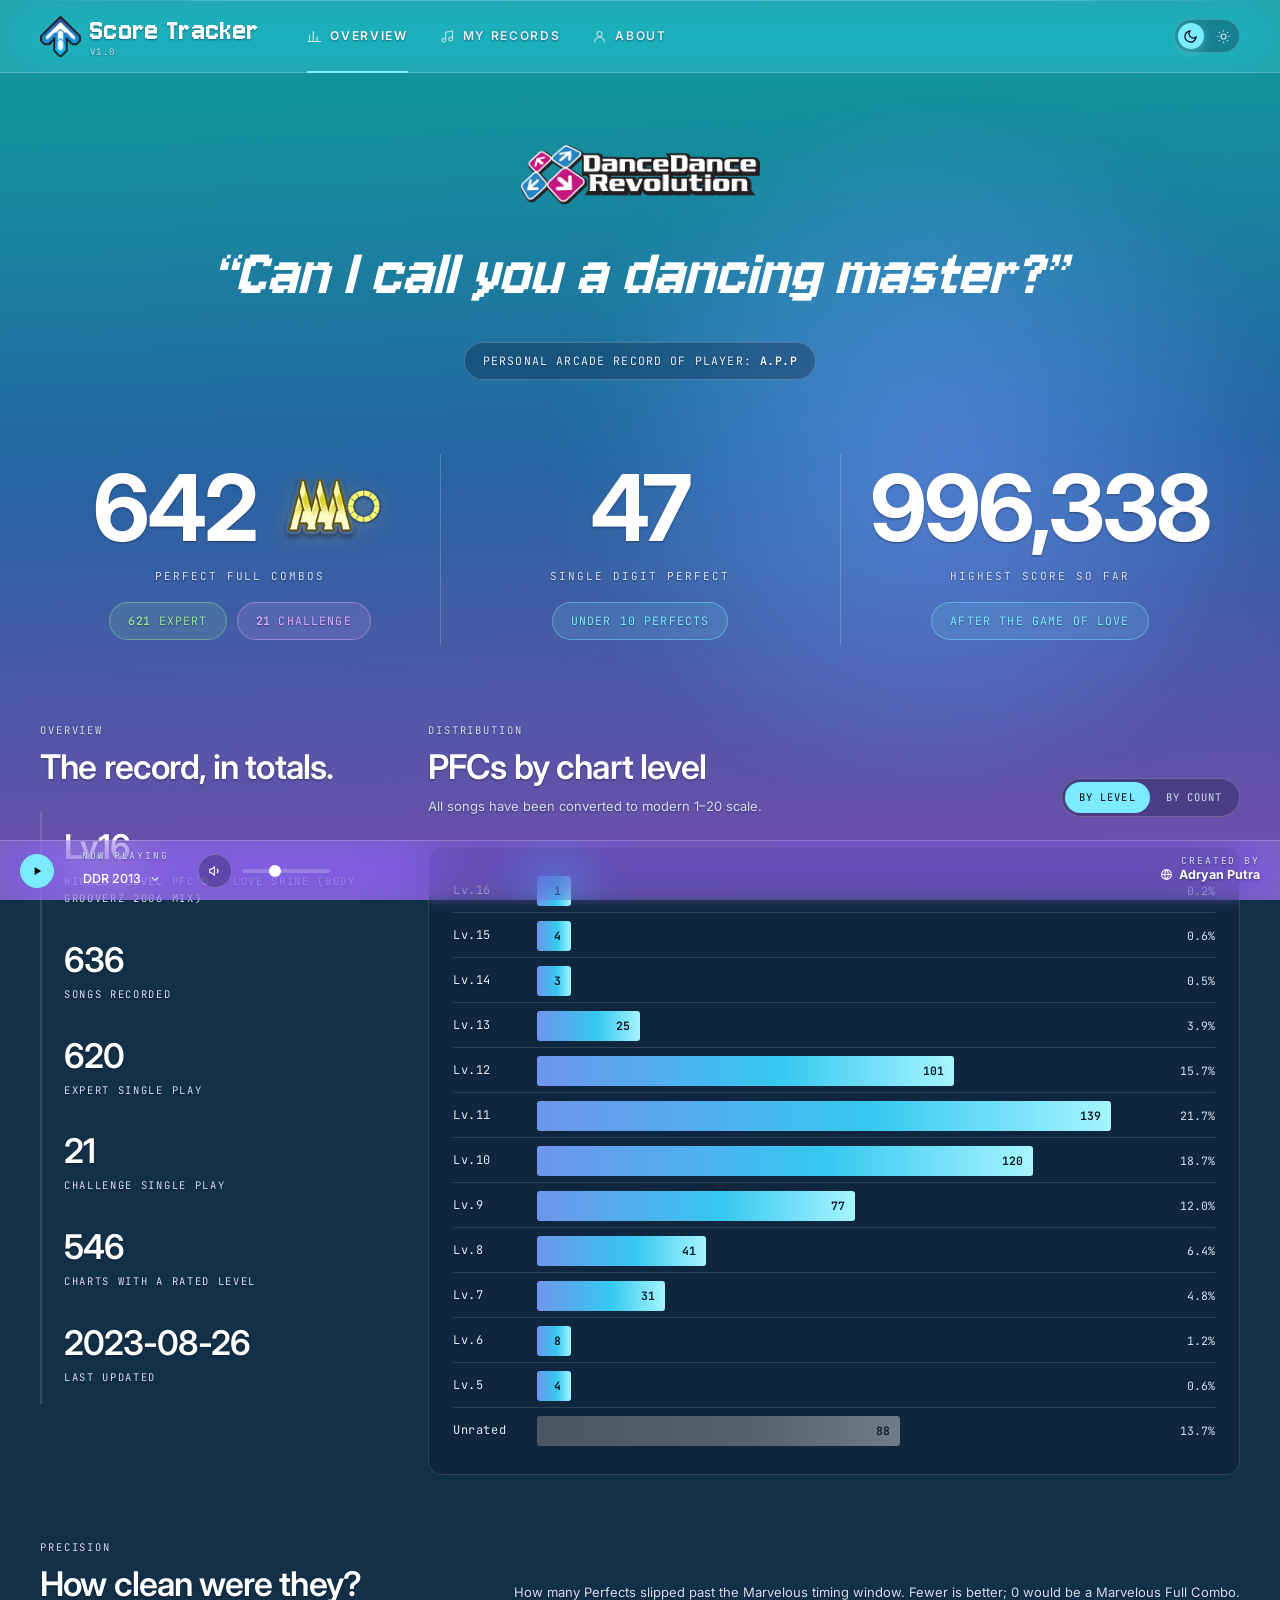
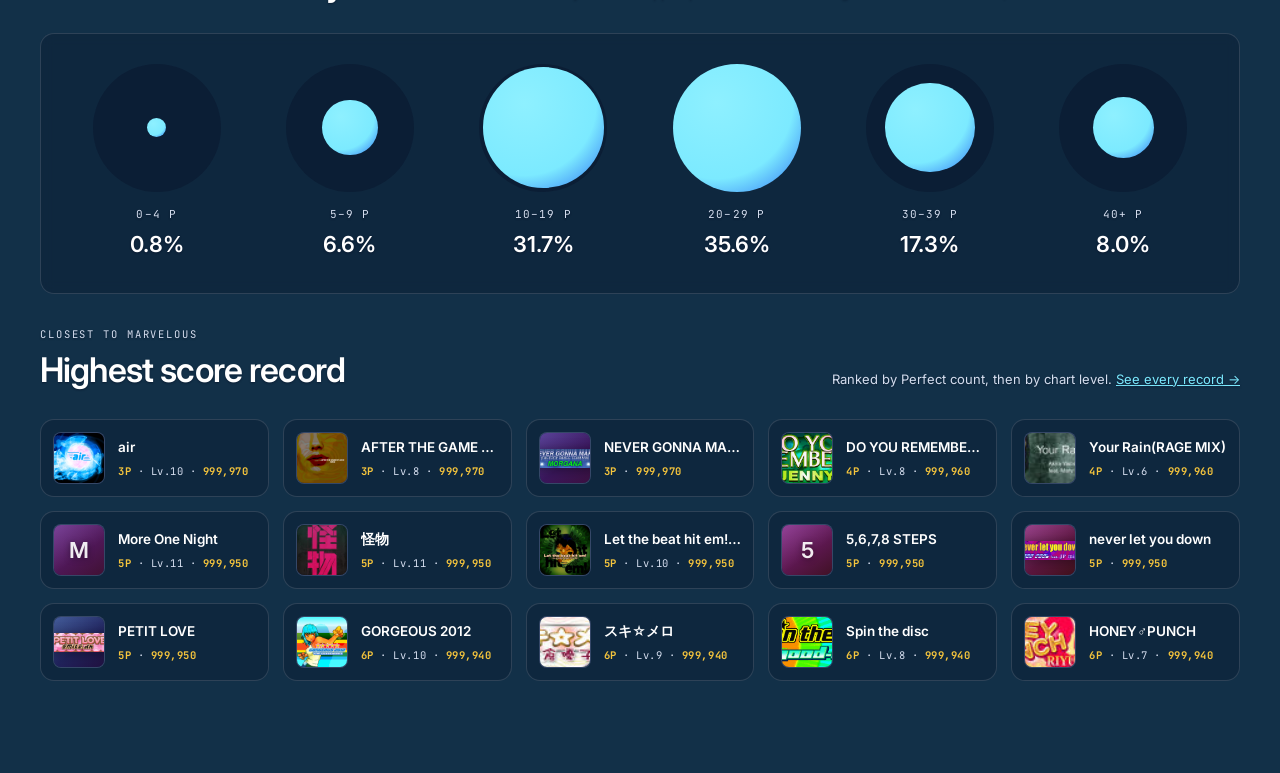
<file: index.html>
<!DOCTYPE html>
<html lang="en" data-theme="dark">
<head>
<meta charset="utf-8" />
<meta name="viewport" content="width=device-width, initial-scale=1" />
<title>DDR Score Tracker — Hall of Fame</title>
<meta name="description" content="A personal hall of fame for DanceDanceRevolution: every Perfect Full Combo on Expert and Challenge Single Play, scored, levelled and dated." />
<script>
  /* Theme and background palette are applied before first paint, so neither
     flashes the default on load. */
  try {
    var t = localStorage.getItem('ddr.theme');
    if (t) document.documentElement.dataset.theme = t;
    var p = localStorage.getItem('ddr.palette');
    if (p) document.documentElement.dataset.mix = p;
  } catch (e) {}
</script>
<link rel="preconnect" href="https://fonts.googleapis.com" />
<link rel="preconnect" href="https://fonts.gstatic.com" crossorigin />
<link href="https://fonts.googleapis.com/css2?family=Jersey+10&family=Inter:wght@400;500;600;700;800&family=JetBrains+Mono:wght@400;500;600&display=swap" rel="stylesheet" />
<link rel="stylesheet" href="assets/css/style.css?v=20260818230226" />
<link rel="icon" href="data:image/svg+xml,%3Csvg xmlns='http://www.w3.org/2000/svg' viewBox='0 0 32 32'%3E%3Crect width='32' height='32' rx='6' fill='%2306070c'/%3E%3Cpath d='M16 6l7 8h-4v6h-6v-6H9z' fill='%2349dcf5'/%3E%3C/svg%3E" />
</head>
<body data-page="home">
<a class="skip-link" href="#main">Skip to content</a>
<div class="glow" aria-hidden="true">
  <span class="glow__blob glow__blob--cyan"><i></i></span>
  <span class="glow__blob glow__blob--azure"><i></i></span>
  <span class="glow__blob glow__blob--violet"><i></i></span>
</div>

<!-- ===================== HEADER ===================== -->
<header class="header">
  <div class="wrap header__inner">
    <a class="logo" href="index.html" aria-label="DDR Score Tracker — home">
      <img class="logo__mark" src="assets/img/ddr-arrow.png" alt="" width="770" height="770" />
      <span class="logo__text">
        <span class="logo__word">Score Tracker</span>
        <span class="logo__ver" id="app-version"></span>
      </span>
    </a>

    <nav class="nav" aria-label="Primary">
      <a class="nav__link" href="index.html" aria-current="page">
        <svg viewBox="0 0 24 24" fill="none" stroke="currentColor" stroke-width="1.8" stroke-linecap="round" aria-hidden="true"><path d="M4 20V10M10 20V4M16 20v-7M22 20H2"/></svg>
        Overview
      </a>
      <a class="nav__link" href="records.html">
        <svg viewBox="0 0 24 24" fill="none" stroke="currentColor" stroke-width="1.8" aria-hidden="true"><path d="M9 18V5l11-2v13"/><circle cx="6" cy="18" r="3"/><circle cx="17" cy="16" r="3"/></svg>
        My Records
      </a>
      <a class="nav__link" href="about.html">
        <svg viewBox="0 0 24 24" fill="none" stroke="currentColor" stroke-width="1.8" aria-hidden="true"><circle cx="12" cy="8" r="4"/><path d="M4 21a8 8 0 0 1 16 0"/></svg>
        About
      </a>
    </nav>

    <div class="header__actions">
      <button class="theme-toggle" type="button" role="switch" aria-checked="false" aria-label="Toggle light theme">
        <svg class="theme-toggle__moon" viewBox="0 0 24 24" fill="none" stroke="currentColor" stroke-width="1.9" aria-hidden="true"><path d="M21 12.8A9 9 0 1 1 11.2 3a7 7 0 0 0 9.8 9.8Z"/></svg>
        <svg class="theme-toggle__sun" viewBox="0 0 24 24" fill="none" stroke="currentColor" stroke-width="1.9" aria-hidden="true"><circle cx="12" cy="12" r="4"/><path d="M12 2v2M12 20v2M4.9 4.9l1.4 1.4M17.7 17.7l1.4 1.4M2 12h2M20 12h2M4.9 19.1l1.4-1.4M17.7 6.3l1.4-1.4"/></svg>
        <span class="theme-toggle__knob"></span>
      </button>
      <button class="icon-btn nav-toggle" type="button" aria-label="Menu" aria-expanded="false">
        <svg viewBox="0 0 24 24" fill="none" stroke="currentColor" stroke-width="1.8" aria-hidden="true"><path d="M4 7h16M4 12h16M4 17h16"/></svg>
      </button>
    </div>
  </div>
</header>

<main id="main">

  <!-- ===================== HERO ===================== -->
  <section class="hero">
    <div class="wrap">
      <img class="hero__logo" src="assets/img/ddr-logo.png"
           alt="DanceDanceRevolution" width="1024" height="256" />

      <h1 class="hero__title">
        <button class="hero__sfx" type="button" id="sfx-title"
                data-tip="What the announcer says when you AAA a song on the older DDR mixes. Go on, press it.">
          “Can I call you<span class="hero__break"> </span>a dancing master?”
        </button>
      </h1>

      <div class="capsules">
        <span class="capsule">Personal arcade record of player: <strong>A.P.P</strong></span>
      </div>
      <div class="capsules" id="latest-wrap" hidden>
        <span class="capsule capsule--latest">
          <span class="capsule__label">Latest PFC</span>
          <strong id="latest-song"></strong>
        </span>
      </div>
    </div>

    <div class="wrap">
      <div class="metrics" id="metrics">
        <div class="metric">
          <span class="metric__value metric__value--mark">
            <span data-count="0" id="m-pfc">0</span>
            <img class="metric__mark" src="assets/img/aaa.png" alt="AAA rank" width="152" height="108" />
          </span>
          <span class="metric__label">Perfect Full Combos</span>
          <span class="capsules capsules--metric" id="m-pfc-split"></span>
        </div>
        <div class="metric">
          <span class="metric__value" data-count="0" id="m-sdp">0</span>
          <span class="metric__label">Single Digit Perfect</span>
          <span class="metric__note" id="m-sdp-note"></span>
        </div>
        <div class="metric">
          <span class="metric__value" data-count="0" id="m-best">0</span>
          <span class="metric__label">Highest Score so far</span>
          <span class="metric__note" id="m-best-note"></span>
        </div>
      </div>
    </div>
  </section>

  <audio id="sfx-audio" preload="none" src="assets/sfx/aaa-dancing-master.mp3"></audio>

  <!-- ===================== OVERVIEW RAIL + LEVEL BARS ===================== -->
  <section class="section">
    <div class="wrap rail-grid">

      <div>
        <p class="eyebrow">Overview</p>
        <h2 class="section__title">The record, in totals.</h2>
        <div class="rail" id="rail" style="margin-top:26px"></div>
      </div>

      <div>
        <div class="section__head">
          <div>
            <p class="eyebrow">Distribution</p>
            <h2 class="section__title">PFCs by chart level</h2>
            <p class="section__note" style="margin-top:10px">
              All songs have been converted to modern 1–20 scale.
            </p>
          </div>
          <div class="seg" role="group" aria-label="Sort chart">
            <button type="button" data-bars="level" aria-pressed="true">By level</button>
            <button type="button" data-bars="count" aria-pressed="false">By count</button>
          </div>
        </div>
        <div class="panel" style="padding:22px 24px">
          <div class="bars" id="level-bars"></div>
        </div>
      </div>

    </div>
  </section>

  <!-- ===================== PRECISION ===================== -->
  <section class="section">
    <div class="wrap">
      <div class="section__head">
        <div>
          <p class="eyebrow">Precision</p>
          <h2 class="section__title">How clean were they?</h2>
        </div>
        <p class="section__note">
          How many Perfects slipped past the Marvelous timing window. Fewer is
          better; 0 would be a Marvelous Full Combo.
        </p>
      </div>
      <div class="panel" style="padding:30px 26px">
        <div class="circles" id="precision"></div>
      </div>
    </div>
  </section>

  <!-- ===================== HALL OF FAME ===================== -->
  <section class="section" style="padding-top:0">
    <div class="wrap">
      <div class="section__head">
        <div>
          <p class="eyebrow">Closest to Marvelous</p>
          <h2 class="section__title">Highest score record</h2>
        </div>
        <p class="section__note">
          Ranked by Perfect count, then by chart level. <a href="records.html" style="color:var(--accent)">See every record →</a>
        </p>
      </div>
      <div class="hof" id="hof"></div>
    </div>
  </section>

</main>


<!-- ===================== MUSIC PLAYER ===================== -->
<!-- ===================== DETAIL DRAWER ===================== -->
<div class="drawer-scrim" id="scrim"></div>
<aside class="drawer" id="drawer" role="dialog" aria-modal="true" aria-labelledby="drawer-title" hidden>
  <button class="icon-btn drawer__close" type="button" id="drawer-close" aria-label="Close">
    <svg viewBox="0 0 24 24" fill="none" stroke="currentColor" stroke-width="1.8" aria-hidden="true"><path d="m6 6 12 12M18 6 6 18"/></svg>
  </button>
  <div id="drawer-body"></div>
</aside>

<div id="yt-host"></div>
<div class="player" role="region" aria-label="Background music">
  <button class="player__btn player__btn--play" type="button" aria-label="Play music">
    <svg class="player__icon--play" viewBox="0 0 24 24" fill="currentColor" aria-hidden="true"><path d="M8 5v14l11-7z"/></svg>
    <svg class="player__icon--pause" viewBox="0 0 24 24" fill="currentColor" aria-hidden="true"><path d="M6 5h4v14H6zM14 5h4v14h-4z"/></svg>
  </button>
  <div class="player__eq" aria-hidden="true"><i></i><i></i><i></i><i></i></div>
  <div class="player__meta">
    <div class="player__label">Now playing</div>
    <div class="mixpick" id="mixpick" data-open="false">
      <button class="mixpick__btn" type="button" aria-haspopup="listbox" aria-expanded="false" aria-label="Choose background mix">
        <span class="mixpick__value">—</span>
        <svg class="mixpick__caret" viewBox="0 0 24 24" fill="none" stroke="currentColor" stroke-width="2.2" aria-hidden="true"><path d="m6 9 6 6 6-6"/></svg>
      </button>
      <ul class="mixpick__menu" role="listbox" aria-label="Background mix" hidden></ul>
    </div>
  </div>
  <!-- Volume sits beside the mix picker: the bottom-right corner is the credit.
       On desktop the slider is inline; on mobile it hides in a popover behind
       the speaker button. -->
  <div class="player__vol" data-open="false">
    <button class="player__btn player__vol-toggle" type="button"
            aria-label="Volume" aria-expanded="false">
      <svg class="player__icon--sound" viewBox="0 0 24 24" fill="none" stroke="currentColor" stroke-width="1.8" aria-hidden="true"><path d="M11 5 6 9H3v6h3l5 4V5Z"/><path d="M15.5 8.5a5 5 0 0 1 0 7"/></svg>
      <svg class="player__icon--muted" viewBox="0 0 24 24" fill="none" stroke="currentColor" stroke-width="1.8" aria-hidden="true"><path d="M11 5 6 9H3v6h3l5 4V5Z"/><path d="m16 9 5 6M21 9l-5 6"/></svg>
    </button>
    <div class="player__vol-pop">
      <button class="player__btn player__btn--mute" type="button" aria-label="Mute">
      <svg class="player__icon--sound" viewBox="0 0 24 24" fill="none" stroke="currentColor" stroke-width="1.8" aria-hidden="true"><path d="M11 5 6 9H3v6h3l5 4V5Z"/><path d="M15.5 8.5a5 5 0 0 1 0 7"/></svg>
      <svg class="player__icon--muted" viewBox="0 0 24 24" fill="none" stroke="currentColor" stroke-width="1.8" aria-hidden="true"><path d="M11 5 6 9H3v6h3l5 4V5Z"/><path d="m16 9 5 6M21 9l-5 6"/></svg>
      </button>
      <input class="player__volume" type="range" min="0" max="100" value="35" aria-label="Volume" />
    </div>
  </div>

  <p class="player__credit">
    <span>Created by</span>
    <a href="https://adryanputra.com" target="_blank" rel="noopener noreferrer">
      <svg viewBox="0 0 24 24" fill="none" stroke="currentColor" stroke-width="1.9" aria-hidden="true"><circle cx="12" cy="12" r="9"/><path d="M3 12h18M12 3a15 15 0 0 1 0 18a15 15 0 0 1 0-18"/></svg>
      Adryan Putra</a>
  </p>
</div>

<script src="data/records.js?v=20260818230226"></script>
<script src="assets/js/app.js?v=20260818230226"></script>
<script src="assets/js/drawer.js?v=20260818230226"></script>
<script src="assets/js/home.js?v=20260818230226"></script>
</body>
</html>
</file>
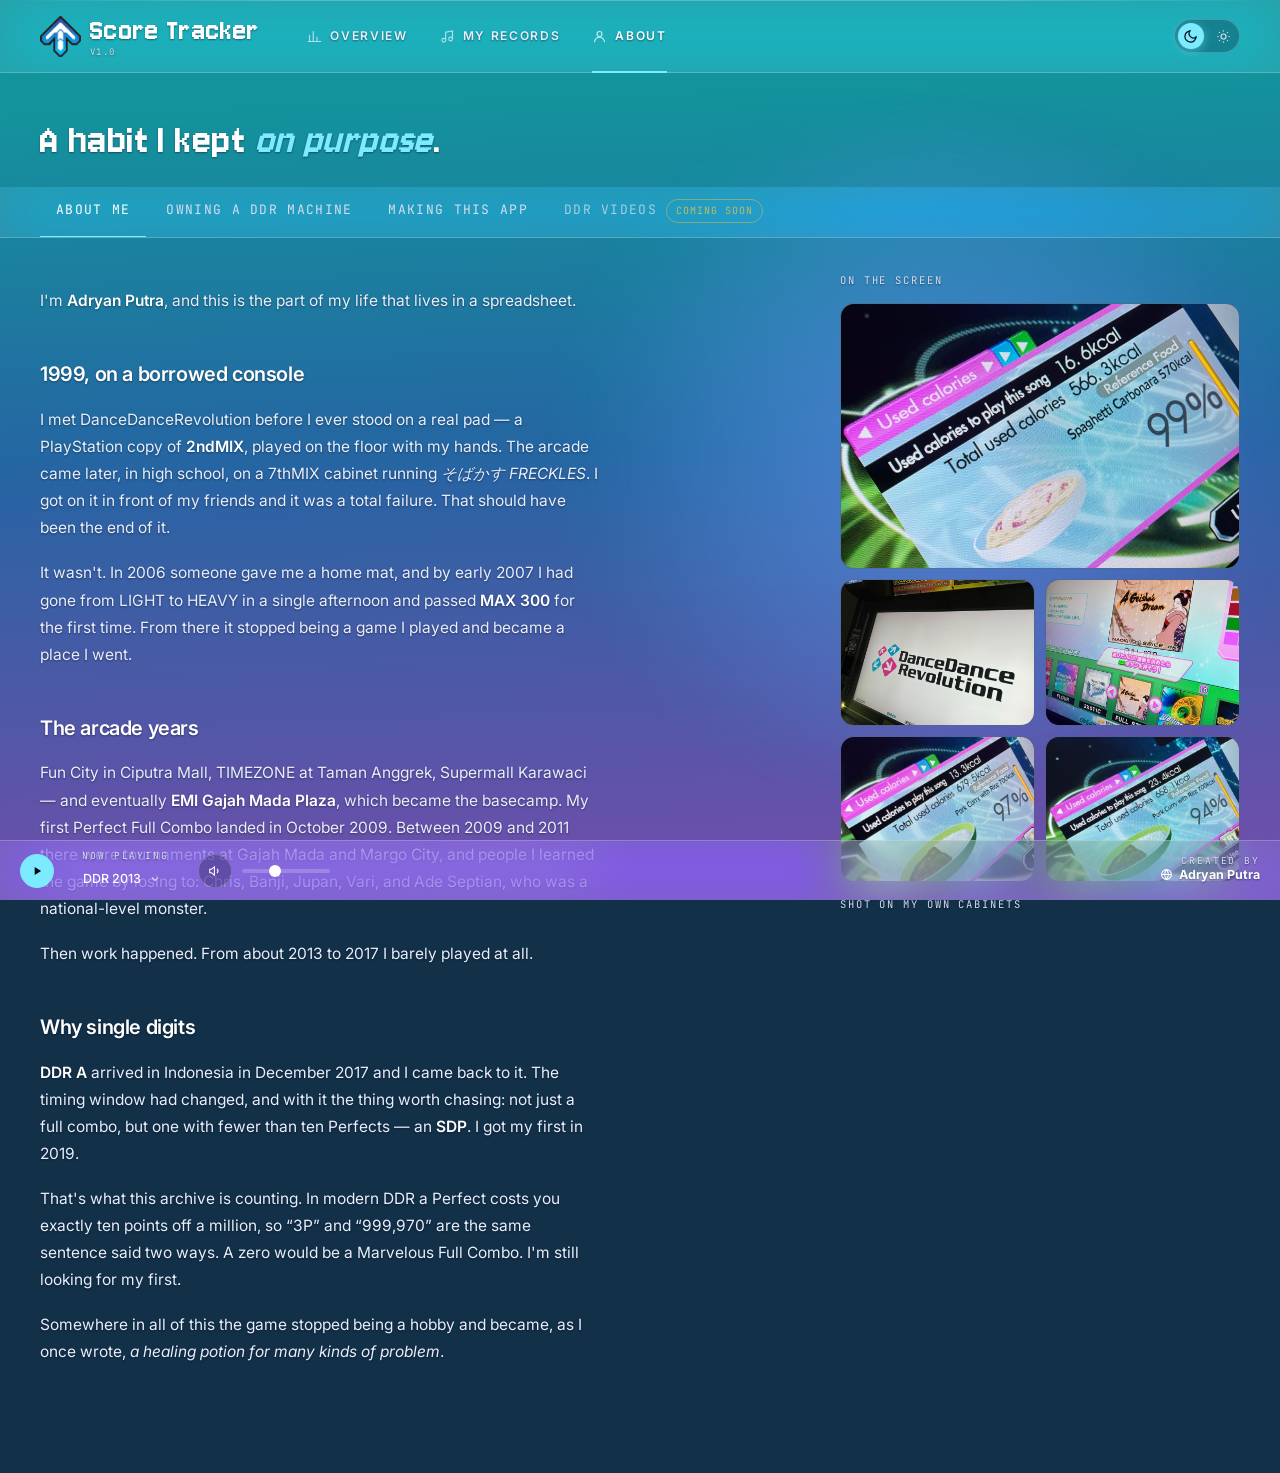
<file: about.html>
<!DOCTYPE html>
<html lang="en" data-theme="dark">
<head>
<meta charset="utf-8" />
<meta name="viewport" content="width=device-width, initial-scale=1" />
<title>About — DDR Score Tracker</title>
<meta name="description" content="Who is behind this DanceDanceRevolution hall of fame, how the records are kept, and how the scoring works." />
<script>
  /* Theme and background palette are applied before first paint, so neither
     flashes the default on load. */
  try {
    var t = localStorage.getItem('ddr.theme');
    if (t) document.documentElement.dataset.theme = t;
    var p = localStorage.getItem('ddr.palette');
    if (p) document.documentElement.dataset.mix = p;
  } catch (e) {}
</script>
<link rel="preconnect" href="https://fonts.googleapis.com" />
<link rel="preconnect" href="https://fonts.gstatic.com" crossorigin />
<link href="https://fonts.googleapis.com/css2?family=Jersey+10&family=Inter:wght@400;500;600;700;800&family=JetBrains+Mono:wght@400;500;600&display=swap" rel="stylesheet" />
<link rel="stylesheet" href="assets/css/style.css?v=20260818230226" />
<link rel="icon" href="data:image/svg+xml,%3Csvg xmlns='http://www.w3.org/2000/svg' viewBox='0 0 32 32'%3E%3Crect width='32' height='32' rx='6' fill='%2306070c'/%3E%3Cpath d='M16 6l7 8h-4v6h-6v-6H9z' fill='%2349dcf5'/%3E%3C/svg%3E" />
</head>
<body data-page="about">
<a class="skip-link" href="#main">Skip to content</a>
<div class="glow" aria-hidden="true">
  <span class="glow__blob glow__blob--cyan"><i></i></span>
  <span class="glow__blob glow__blob--azure"><i></i></span>
  <span class="glow__blob glow__blob--violet"><i></i></span>
</div>

<header class="header">
  <div class="wrap header__inner">
    <a class="logo" href="index.html" aria-label="DDR Score Tracker — home">
      <img class="logo__mark" src="assets/img/ddr-arrow.png" alt="" width="770" height="770" />
      <span class="logo__text">
        <span class="logo__word">Score Tracker</span>
        <span class="logo__ver" id="app-version"></span>
      </span>
    </a>

    <nav class="nav" aria-label="Primary">
      <a class="nav__link" href="index.html">
        <svg viewBox="0 0 24 24" fill="none" stroke="currentColor" stroke-width="1.8" stroke-linecap="round" aria-hidden="true"><path d="M4 20V10M10 20V4M16 20v-7M22 20H2"/></svg>
        Overview
      </a>
      <a class="nav__link" href="records.html">
        <svg viewBox="0 0 24 24" fill="none" stroke="currentColor" stroke-width="1.8" aria-hidden="true"><path d="M9 18V5l11-2v13"/><circle cx="6" cy="18" r="3"/><circle cx="17" cy="16" r="3"/></svg>
        My Records
      </a>
      <a class="nav__link" href="about.html" aria-current="page">
        <svg viewBox="0 0 24 24" fill="none" stroke="currentColor" stroke-width="1.8" aria-hidden="true"><circle cx="12" cy="8" r="4"/><path d="M4 21a8 8 0 0 1 16 0"/></svg>
        About
      </a>
    </nav>

    <div class="header__actions">
      <button class="theme-toggle" type="button" role="switch" aria-checked="false" aria-label="Toggle light theme">
        <svg class="theme-toggle__moon" viewBox="0 0 24 24" fill="none" stroke="currentColor" stroke-width="1.9" aria-hidden="true"><path d="M21 12.8A9 9 0 1 1 11.2 3a7 7 0 0 0 9.8 9.8Z"/></svg>
        <svg class="theme-toggle__sun" viewBox="0 0 24 24" fill="none" stroke="currentColor" stroke-width="1.9" aria-hidden="true"><circle cx="12" cy="12" r="4"/><path d="M12 2v2M12 20v2M4.9 4.9l1.4 1.4M17.7 17.7l1.4 1.4M2 12h2M20 12h2M4.9 19.1l1.4-1.4M17.7 6.3l1.4-1.4"/></svg>
        <span class="theme-toggle__knob"></span>
      </button>
      <button class="icon-btn nav-toggle" type="button" aria-label="Menu" aria-expanded="false">
        <svg viewBox="0 0 24 24" fill="none" stroke="currentColor" stroke-width="1.8" aria-hidden="true"><path d="M4 7h16M4 12h16M4 17h16"/></svg>
      </button>
    </div>
  </div>
</header>

<main id="main">

  <section class="hero hero--row">
    <div class="wrap">
      <h1 class="hero__title" style="font-size:clamp(28px,3.4vw,44px)">
        A habit I kept <em>on purpose</em>.
      </h1>
    </div>
  </section>

  <div class="tabs-bar">
   <div class="wrap">
    <div class="tabs" role="tablist" aria-label="About sections">
      <button class="tabs__btn" type="button" role="tab" id="tab-me"
              aria-controls="panel-me" aria-selected="true">About me</button>
      <button class="tabs__btn" type="button" role="tab" id="tab-cab"
              aria-controls="panel-cab" aria-selected="false">Owning a DDR machine</button>
      <button class="tabs__btn" type="button" role="tab" id="tab-app"
              aria-controls="panel-app" aria-selected="false">Making this app</button>
      <button class="tabs__btn" type="button" role="tab" id="tab-vid"
              aria-selected="false" disabled>DDR videos<span class="tabs__soon">Coming soon</span></button>
    </div>
   </div>
  </div>

  <!-- ===================== ABOUT ME ===================== -->
  <section class="section tab-panel" id="panel-me" role="tabpanel" aria-labelledby="tab-me"
           style="padding-top:34px">
    <div class="wrap about-grid">
      <div class="prose">
        <!-- =================================================================
             EDIT ME — personal storytelling. Yours to rewrite.
             ================================================================= -->
        <p>
          I'm <strong>Adryan Putra</strong>, and this is the part of my life that
          lives in a spreadsheet.
        </p>

        <h3>1999, on a borrowed console</h3>
        <p>
          I met DanceDanceRevolution before I ever stood on a real pad — a
          PlayStation copy of <strong>2ndMIX</strong>, played on the floor with my
          hands. The arcade came later, in high school, on a 7thMIX cabinet running
          <em>そばかす FRECKLES</em>. I got on it in front of my friends and it was a
          total failure. That should have been the end of it.
        </p>
        <p>
          It wasn't. In 2006 someone gave me a home mat, and by early 2007 I had
          gone from LIGHT to HEAVY in a single afternoon and passed
          <strong>MAX 300</strong> for the first time. From there it stopped being a
          game I played and became a place I went.
        </p>

        <h3>The arcade years</h3>
        <p>
          Fun City in Ciputra Mall, TIMEZONE at Taman Anggrek, Supermall Karawaci —
          and eventually <strong>EMI Gajah Mada Plaza</strong>, which became the
          basecamp. My first Perfect Full Combo landed in October 2009. Between
          2009 and 2011 there were tournaments at Gajah Mada and Margo City, and
          people I learned the game by losing to: Chris, Banji, Jupan, Vari, and
          Ade Septian, who was a national-level monster.
        </p>
        <p>
          Then work happened. From about 2013 to 2017 I barely played at all.
        </p>

        <h3>Why single digits</h3>
        <p>
          <strong>DDR A</strong> arrived in Indonesia in December 2017 and I came
          back to it. The timing window had changed, and with it the thing worth
          chasing: not just a full combo, but one with fewer than ten Perfects — an
          <strong>SDP</strong>. I got my first in 2019.
        </p>
        <p>
          That's what this archive is counting. In modern DDR a Perfect costs you
          exactly ten points off a million, so “3P” and “999,970” are the same
          sentence said two ways. A zero would be a Marvelous Full Combo. I'm still
          looking for my first.
        </p>
        <p>
          Somewhere in all of this the game stopped being a hobby and became, as I
          once wrote, <em>a healing potion for many kinds of problem</em>.
        </p>
      </div>

      <aside>
        <p class="eyebrow" style="margin-bottom:14px">On the screen</p>
        <div class="photo-grid">
          <figure><img src="assets/img/play/play-05.jpg" alt="A DDR chart mid-play" loading="lazy" /></figure>
          <figure><img src="assets/img/play/play-01.jpg" alt="DanceDanceRevolution title screen" loading="lazy" /></figure>
          <figure><img src="assets/img/play/play-02.jpg" alt="Song select screen" loading="lazy" /></figure>
          <figure><img src="assets/img/play/play-03.jpg" alt="Result screen" loading="lazy" /></figure>
          <figure><img src="assets/img/play/play-04.jpg" alt="A chart in progress" loading="lazy" /></figure>
        </div>
        <p class="eyebrow">Shot on my own cabinets</p>
      </aside>
    </div>
  </section>

  <!-- ===================== OWNING A DDR MACHINE ===================== -->
  <section class="section tab-panel" id="panel-cab" role="tabpanel" aria-labelledby="tab-cab"
           style="padding-top:34px" hidden>
    <div class="wrap about-grid">
      <div class="prose">
        <p>
          Most of the clears in this archive didn't happen in an arcade. They
          happened at home, on machines I ended up owning outright.
        </p>

        <h3>The red cabinet</h3>
        <p>
          The pandemic closed every arcade I played at, and after thirteen months
          without a cabinet I stopped waiting. Importing a home pad from Poland was
          one option; buying a real machine turned out to be the other. I surveyed
          four locations and found it in a shuttered arcade branch — a Japanese
          <strong>DDR SuperNOVA2 red cabinet</strong>, with a rare intact 31kHz CRT
          and the previous operator's maintenance records still inside.
        </p>
        <p>
          It weighed over 450kg, came apart into four partitions that were
          <em>still pretty hefty</em>, and took three people to get into the living
          room. Its hard drive was dead, so I negotiated to swap the computer unit
          out of another SuperNOVA2 on the floor. Then came days of disinfecting,
          a water level to sit the cabinet true, leg levelers wound down to lift the
          casters off the floor, four dead sensors, dead buttons, missing corner
          brackets — and the slow work of remembering SuperNOVA2 timing.
        </p>

        <h3>The Japanese DDR X HD</h3>
        <p>
          The third machine was the one I actually wanted: the
          <strong>Japanese DDR X HD</strong>, Konami's 10th-anniversary cabinet from
          December 2008 and the last JAMMA-based DDR. The Japanese build is solid
          black where the Western Betson and Raw Thrills versions are covered in
          artwork, and it has the paired <em>Satellite Unit</em> light spires that
          animate with the music.
        </p>
        <p>
          It runs a 37-inch HD panel at 1376×768, four full-range drivers in the
          header over a pair of subwoofers, a Bemani PC Type-4 “Dragon” board I've
          since put more RAM and an SSD into, and 48 LEDs around the frame. It came
          in on 220V and needed a step-down converter to run at 100V. The coin
          counter read past 54,000 when it arrived.
        </p>
        <p>
          Stripping it down turned up both the good and the bad: original DDR X
          artwork preserved under a later overlay, <em>an unexpected find of hidden
          treasure</em> — and rust under a cushion that looked perfectly intact,
          after years of somebody else's sweat. The pad clean was herculean. It was
          worth it.
        </p>
        <p>
          Owning them changed what this archive is. No closing time, no queue behind
          you, so a chart stops being a coin and becomes a question you can sit with
          for a month. Most of the single-digit runs in here came from exactly that.
        </p>
      </div>

      <aside>
        <p class="eyebrow" style="margin-bottom:14px">The room</p>
        <div class="photo-grid">
          <figure><img src="assets/img/room/room-01.jpg" alt="Both DDR cabinets set up side by side at home" loading="lazy" /></figure>
          <figure><img src="assets/img/room/room-02.jpg" alt="The cabinets under red lighting" loading="lazy" /></figure>
          <figure><img src="assets/img/room/room-03.jpg" alt="Both machines with their monitors on" loading="lazy" /></figure>
          <figure><img src="assets/img/room/room-04.jpg" alt="Wide view of the game room" loading="lazy" /></figure>
          <figure><img src="assets/img/room/room-05.jpg" alt="A cabinet still crated on arrival" loading="lazy" /></figure>
        </div>
        <p class="eyebrow">DDR red cabinet &amp; Japanese DDR X cabinet</p>
      </aside>
    </div>
  </section>

  <!-- ===================== MAKING THIS APP ===================== -->
  <section class="section tab-panel" id="panel-app" role="tabpanel" aria-labelledby="tab-app"
           style="padding-top:34px" hidden>
    <div class="wrap about-grid">
      <div class="prose">
        <p>
          For years the archive was one spreadsheet: a letter-per-column grid, a
          song name, ESP or CSP, and a Perfect count. Useful to me, unreadable to
          anyone else. This site exists because I wanted the thing I'd been keeping
          to actually look like what it is.
        </p>

        <h3>What it had to be</h3>
        <p>
          Three rules. The spreadsheet stays the source of truth — I'm not
          re-typing 642 rows into a database. Nothing gets invented: if a song's
          level isn't known, it says so instead of guessing. And it had to feel like
          DDR, which is why the background is the 2014 attract screen and the
          headline is what the announcer says when you AAA a song.
        </p>

        <h3>Building it with AI</h3>
        <p>
          I designed it; Claude built it. That split worked better than I expected.
          I brought references, copy and judgement calls; it wrote the pipeline that
          reads the workbook, worked out that a Perfect costs exactly ten points so
          every score here is exact rather than estimated, and went and found the
          missing chart levels — including the discovery that a lot of my songs
          never appeared on a Japanese arcade cabinet at all, only on the PS2 ports
          and the European <em>Dancing Stage</em> releases.
        </p>
        <p>
          The parts I'd have given up on are the parts it did quietly: matching 642
          hand-typed song titles against community databases, pulling jacket art and
          old banners, and rebuilding the whole site from the sheet in one command.
        </p>

        <h3>How it stays current</h3>
        <p>
          I update the spreadsheet. One command re-reads it, re-matches everything
          and regenerates the pages. No CMS, no database, no build step — just
          files I can open in a browser in ten years.
        </p>
      </div>

      <aside>
        <p class="eyebrow" style="margin-bottom:14px">Behind it</p>
        <div class="photo-grid">
          <figure class="is-placeholder" style="--ph-h:196"><span>The spreadsheet<br />that started it</span></figure>
          <figure class="is-placeholder" style="--ph-h:232"><span>Design<br />references</span></figure>
          <figure class="is-placeholder" style="--ph-h:264"><span>Build<br />in progress</span></figure>
          <figure class="is-placeholder" style="--ph-h:290"><span>Data<br />pipeline</span></figure>
          <figure class="is-placeholder" style="--ph-h:312"><span>Shipped</span></figure>
        </div>
        <p class="eyebrow">Placeholders — drop screenshots into assets/img/app</p>
      </aside>
    </div>
  </section>

</main>


<div id="yt-host"></div>
<div class="player" role="region" aria-label="Background music">
  <button class="player__btn player__btn--play" type="button" aria-label="Play music">
    <svg class="player__icon--play" viewBox="0 0 24 24" fill="currentColor" aria-hidden="true"><path d="M8 5v14l11-7z"/></svg>
    <svg class="player__icon--pause" viewBox="0 0 24 24" fill="currentColor" aria-hidden="true"><path d="M6 5h4v14H6zM14 5h4v14h-4z"/></svg>
  </button>
  <div class="player__eq" aria-hidden="true"><i></i><i></i><i></i><i></i></div>
  <div class="player__meta">
    <div class="player__label">Now playing</div>
    <div class="mixpick" id="mixpick" data-open="false">
      <button class="mixpick__btn" type="button" aria-haspopup="listbox" aria-expanded="false" aria-label="Choose background mix">
        <span class="mixpick__value">—</span>
        <svg class="mixpick__caret" viewBox="0 0 24 24" fill="none" stroke="currentColor" stroke-width="2.2" aria-hidden="true"><path d="m6 9 6 6 6-6"/></svg>
      </button>
      <ul class="mixpick__menu" role="listbox" aria-label="Background mix" hidden></ul>
    </div>
  </div>
  <!-- Volume sits beside the mix picker: the bottom-right corner is the credit.
       On desktop the slider is inline; on mobile it hides in a popover behind
       the speaker button. -->
  <div class="player__vol" data-open="false">
    <button class="player__btn player__vol-toggle" type="button"
            aria-label="Volume" aria-expanded="false">
      <svg class="player__icon--sound" viewBox="0 0 24 24" fill="none" stroke="currentColor" stroke-width="1.8" aria-hidden="true"><path d="M11 5 6 9H3v6h3l5 4V5Z"/><path d="M15.5 8.5a5 5 0 0 1 0 7"/></svg>
      <svg class="player__icon--muted" viewBox="0 0 24 24" fill="none" stroke="currentColor" stroke-width="1.8" aria-hidden="true"><path d="M11 5 6 9H3v6h3l5 4V5Z"/><path d="m16 9 5 6M21 9l-5 6"/></svg>
    </button>
    <div class="player__vol-pop">
      <button class="player__btn player__btn--mute" type="button" aria-label="Mute">
      <svg class="player__icon--sound" viewBox="0 0 24 24" fill="none" stroke="currentColor" stroke-width="1.8" aria-hidden="true"><path d="M11 5 6 9H3v6h3l5 4V5Z"/><path d="M15.5 8.5a5 5 0 0 1 0 7"/></svg>
      <svg class="player__icon--muted" viewBox="0 0 24 24" fill="none" stroke="currentColor" stroke-width="1.8" aria-hidden="true"><path d="M11 5 6 9H3v6h3l5 4V5Z"/><path d="m16 9 5 6M21 9l-5 6"/></svg>
      </button>
      <input class="player__volume" type="range" min="0" max="100" value="35" aria-label="Volume" />
    </div>
  </div>

  <p class="player__credit">
    <span>Created by</span>
    <a href="https://adryanputra.com" target="_blank" rel="noopener noreferrer">
      <svg viewBox="0 0 24 24" fill="none" stroke="currentColor" stroke-width="1.9" aria-hidden="true"><circle cx="12" cy="12" r="9"/><path d="M3 12h18M12 3a15 15 0 0 1 0 18a15 15 0 0 1 0-18"/></svg>
      Adryan Putra</a>
  </p>
</div>

<script src="data/records.js?v=20260818230226"></script>
<script src="assets/js/app.js?v=20260818230226"></script>
<script src="assets/js/about.js?v=20260818230226"></script>
</body>
</html>
</file>
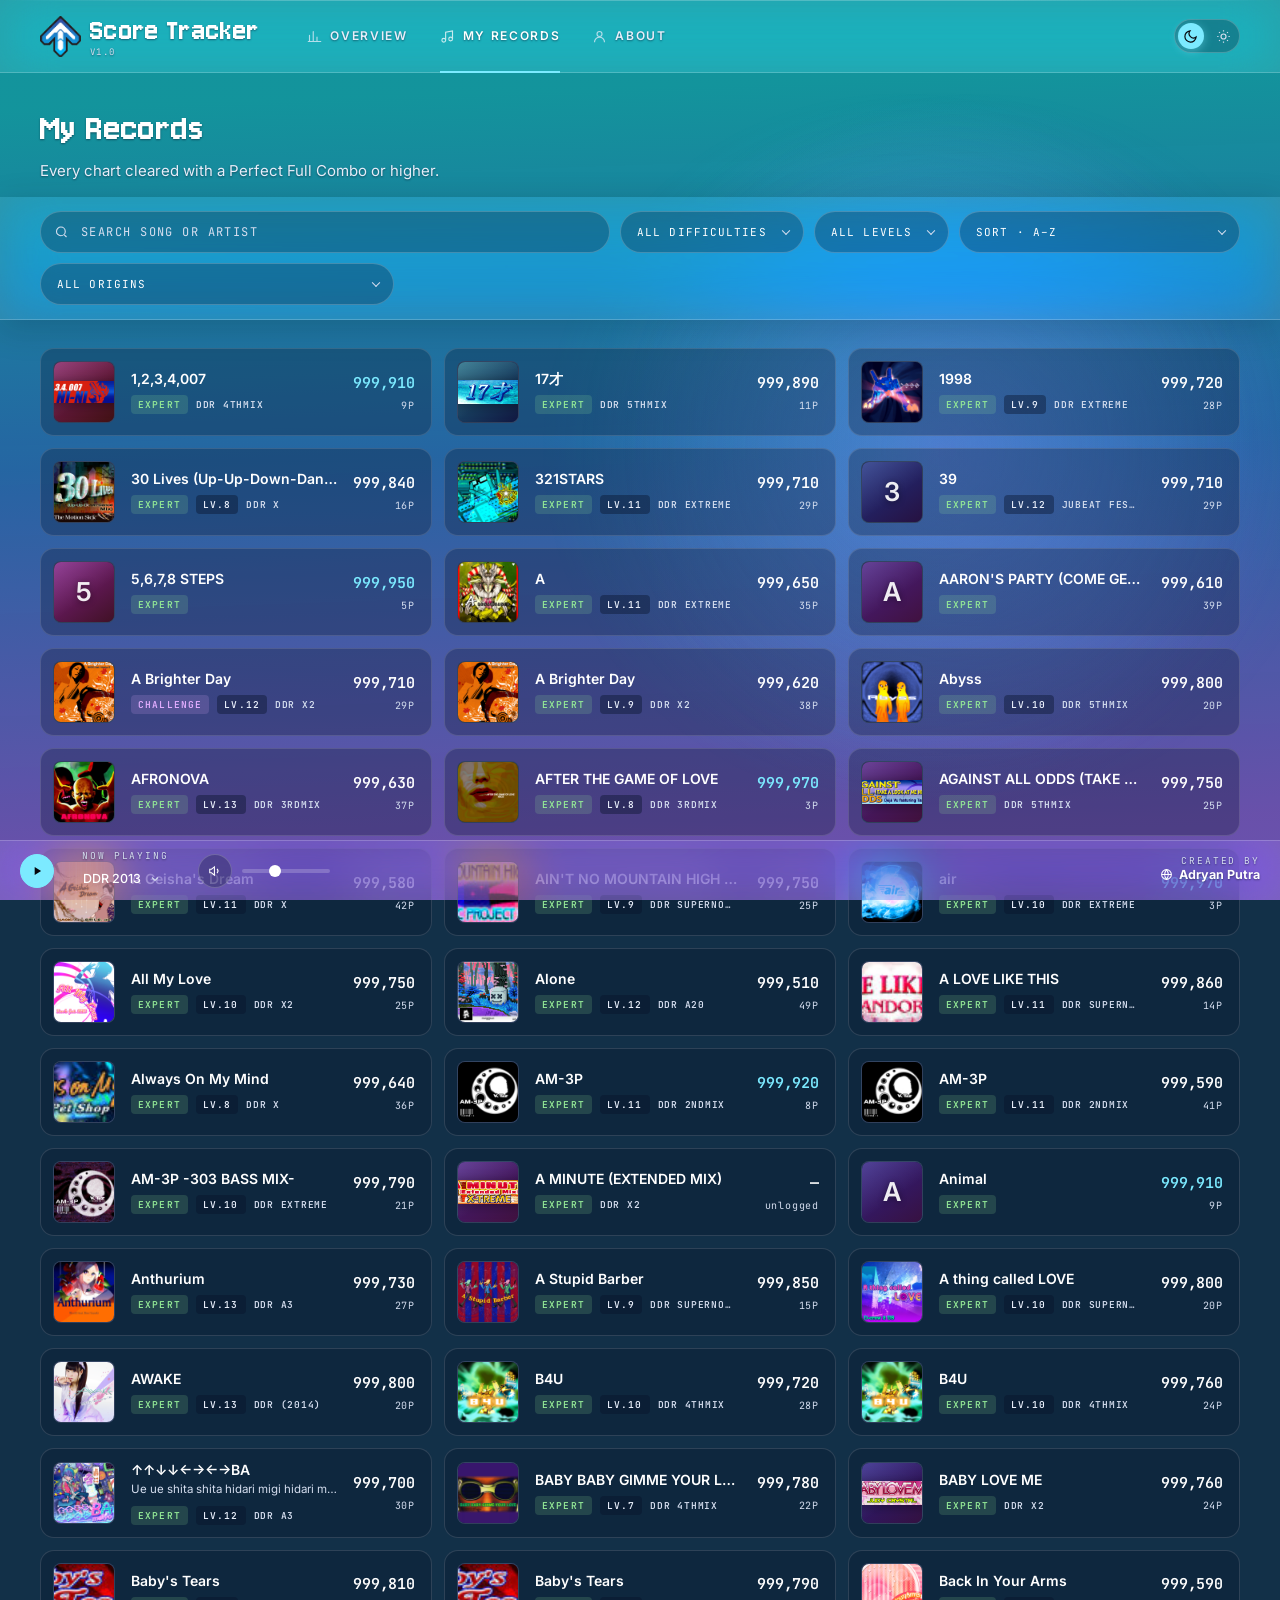
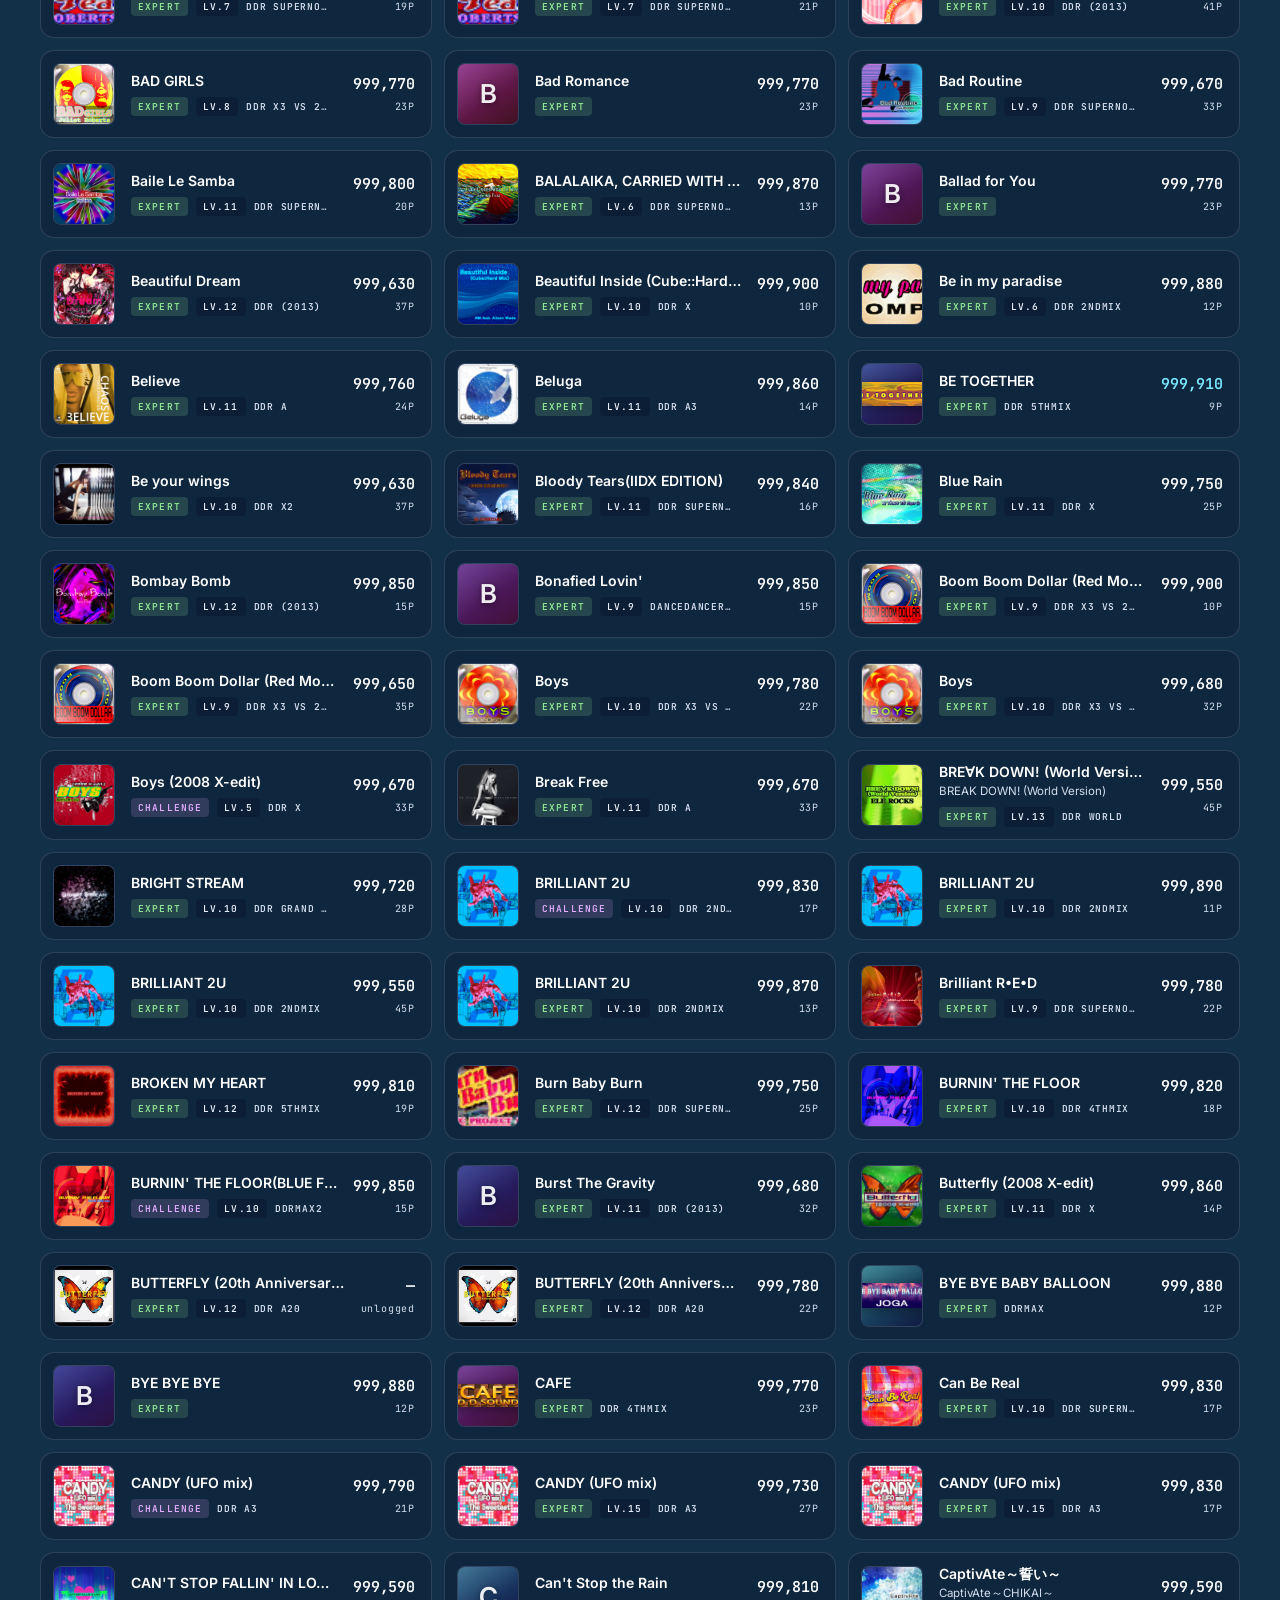
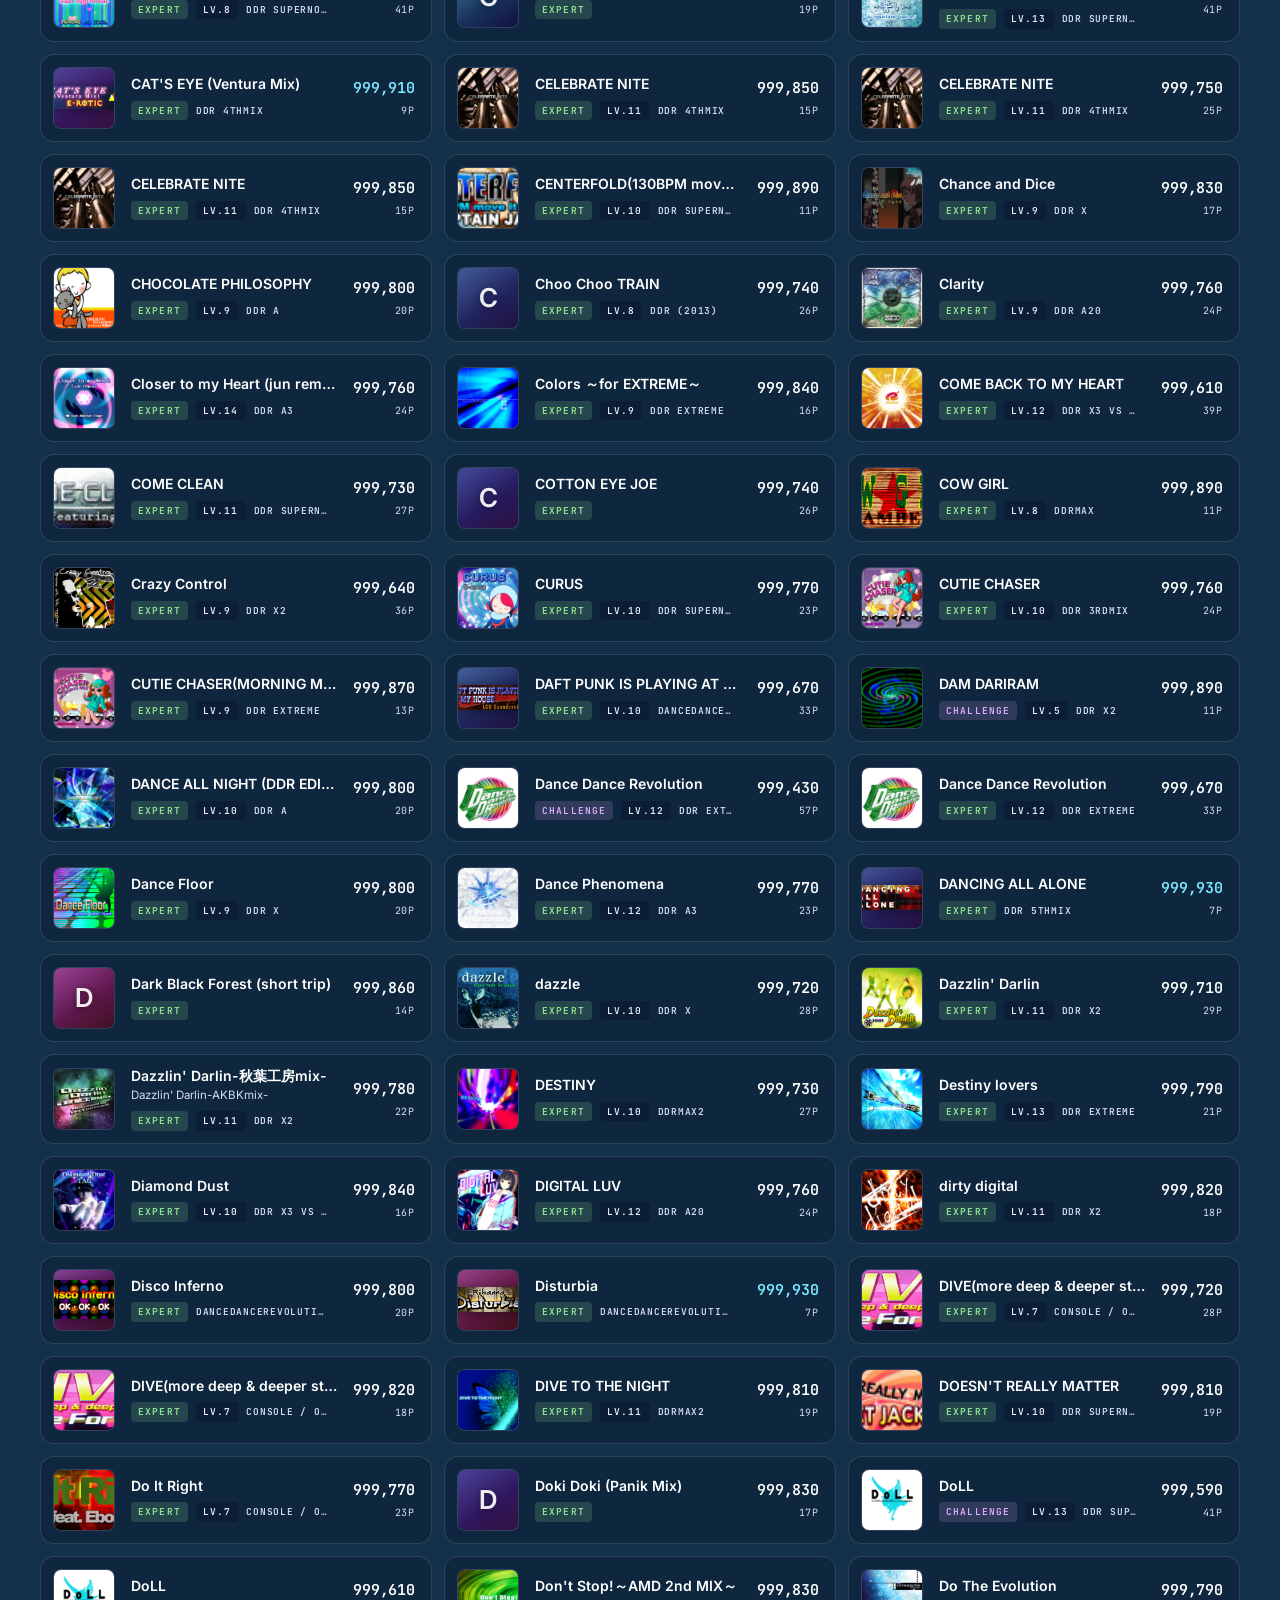
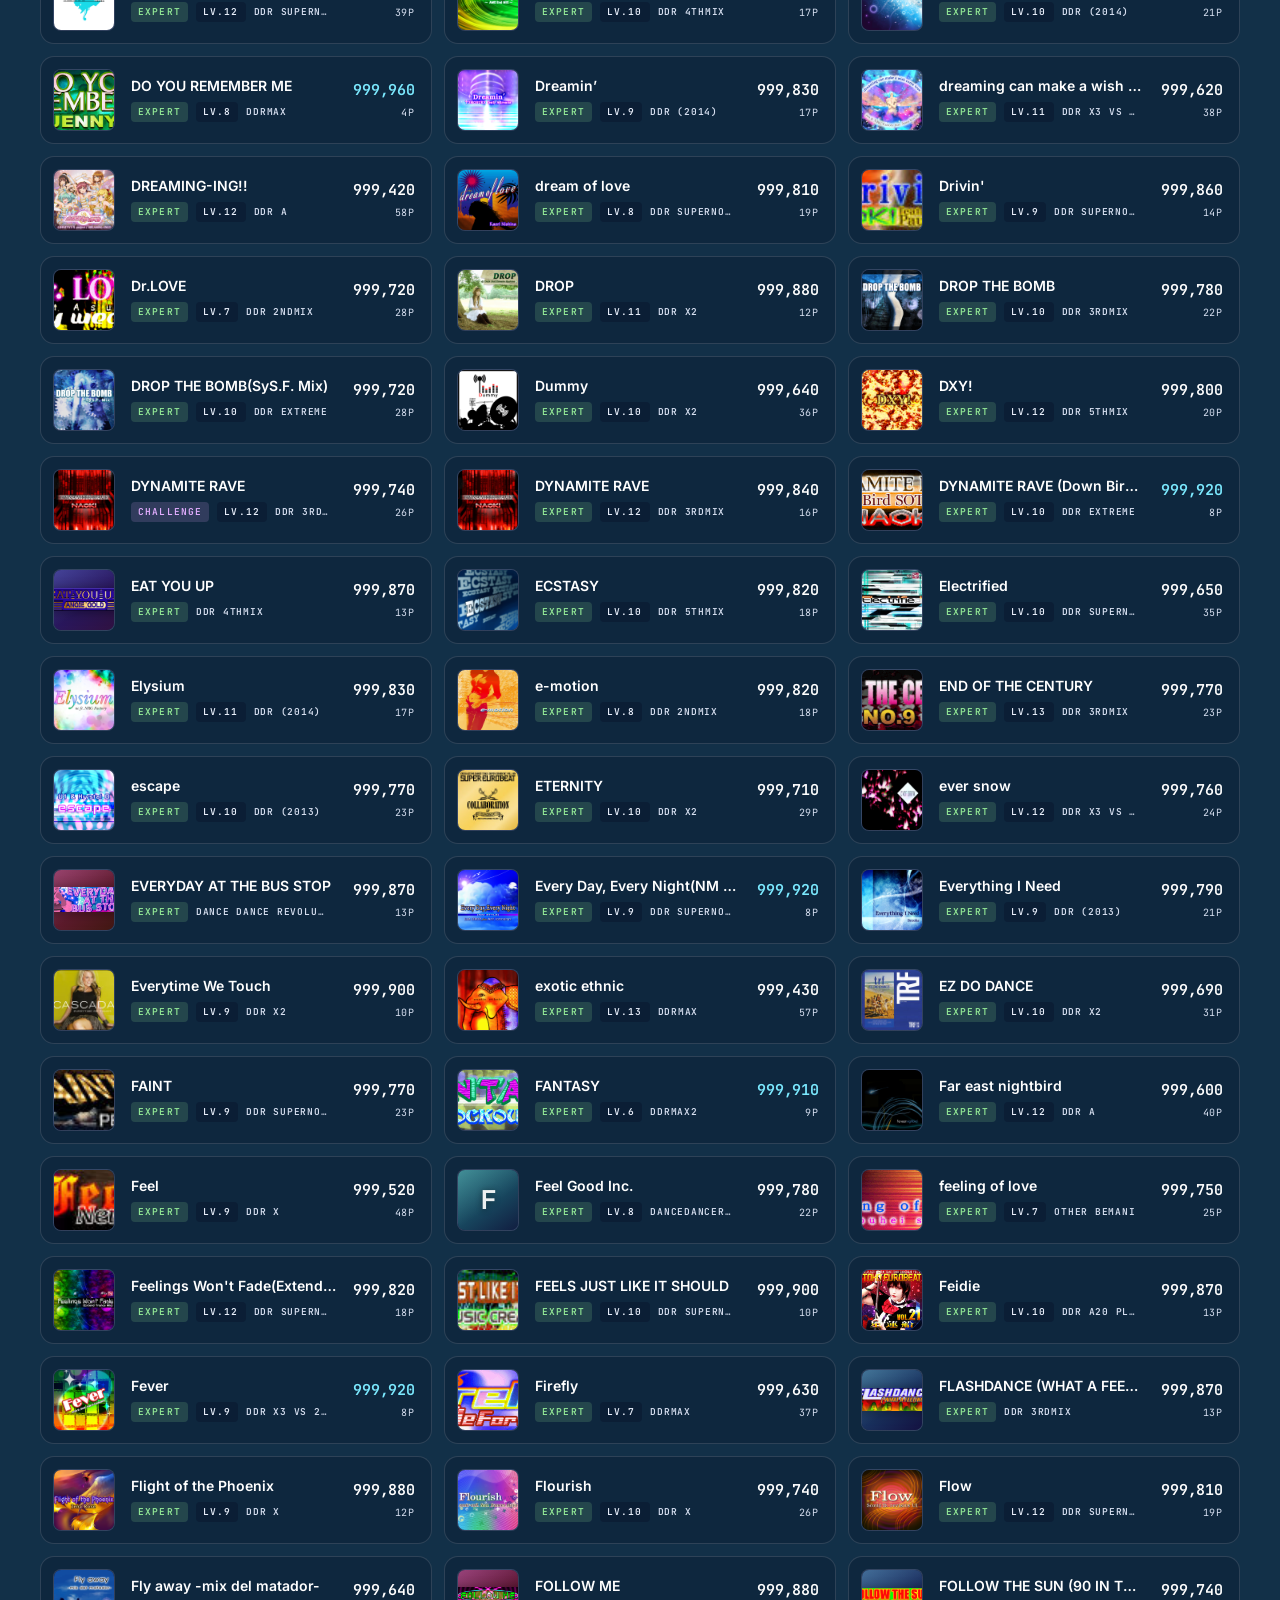
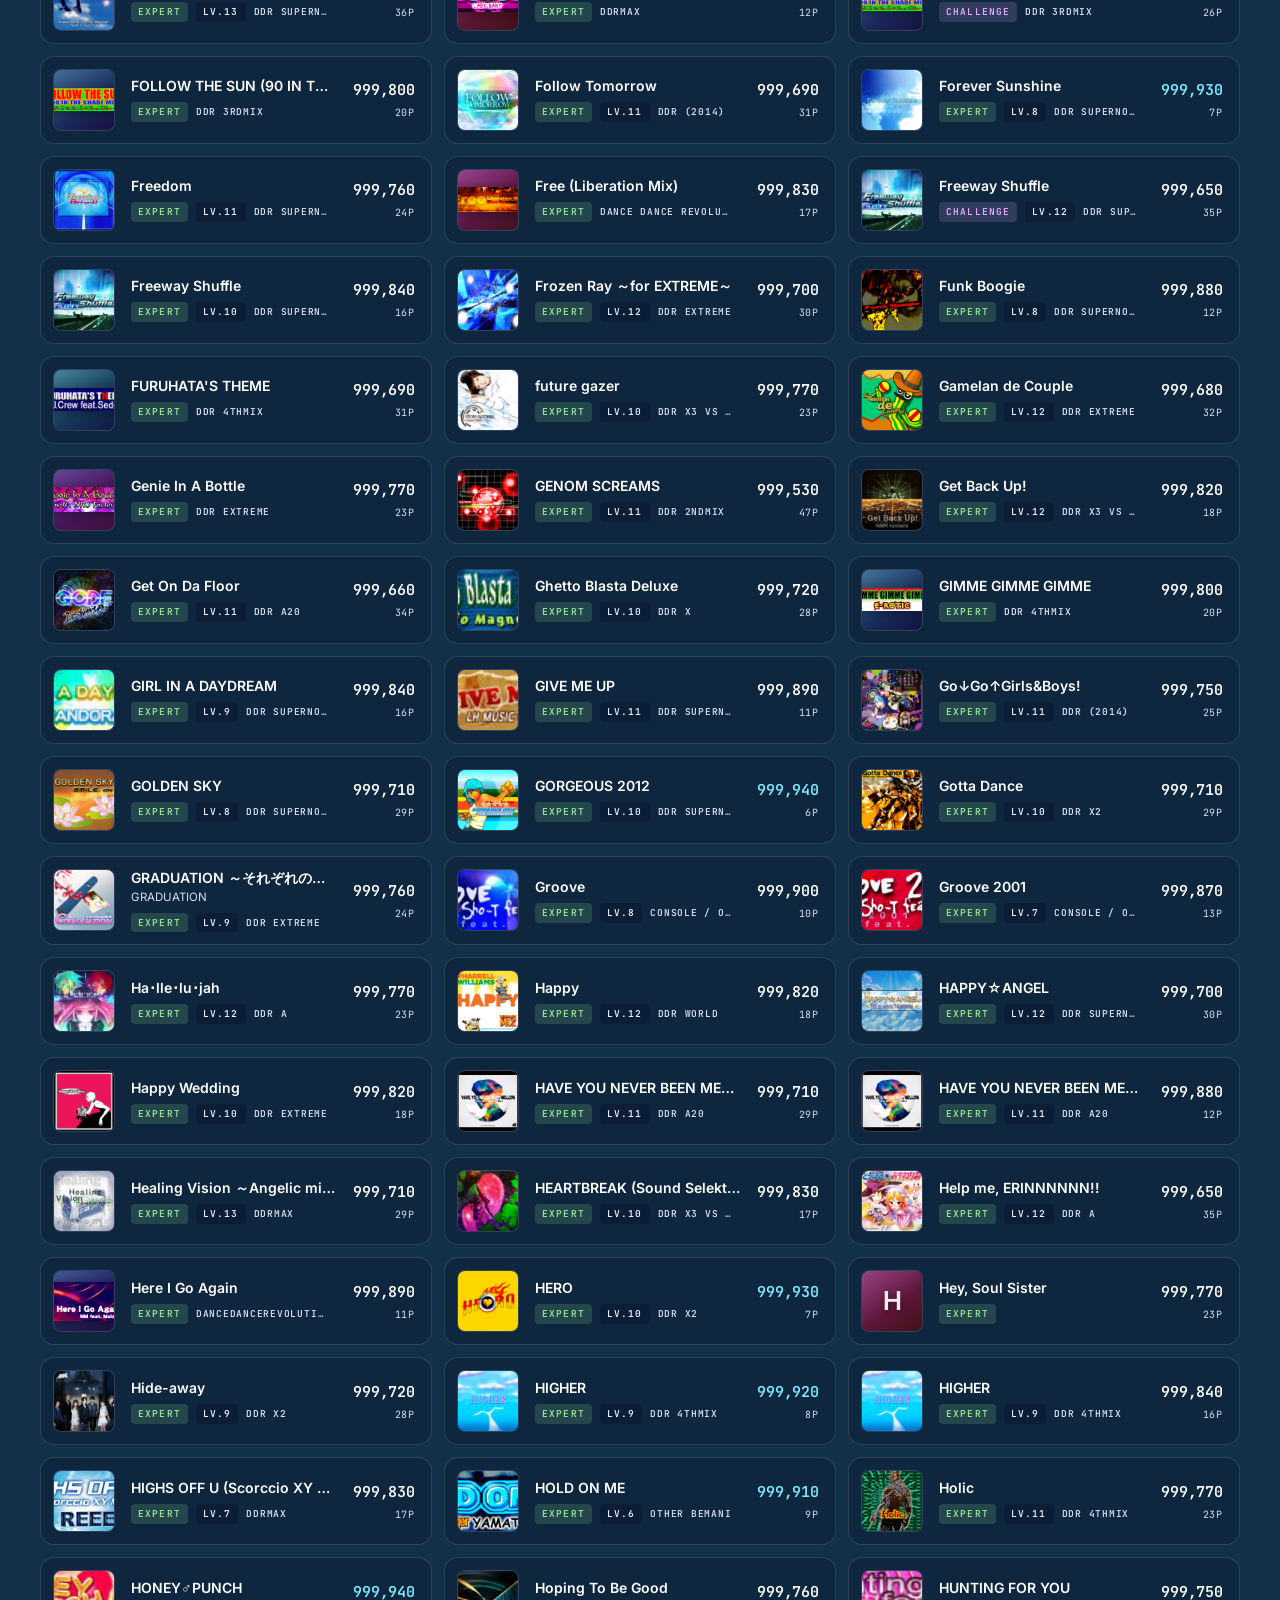
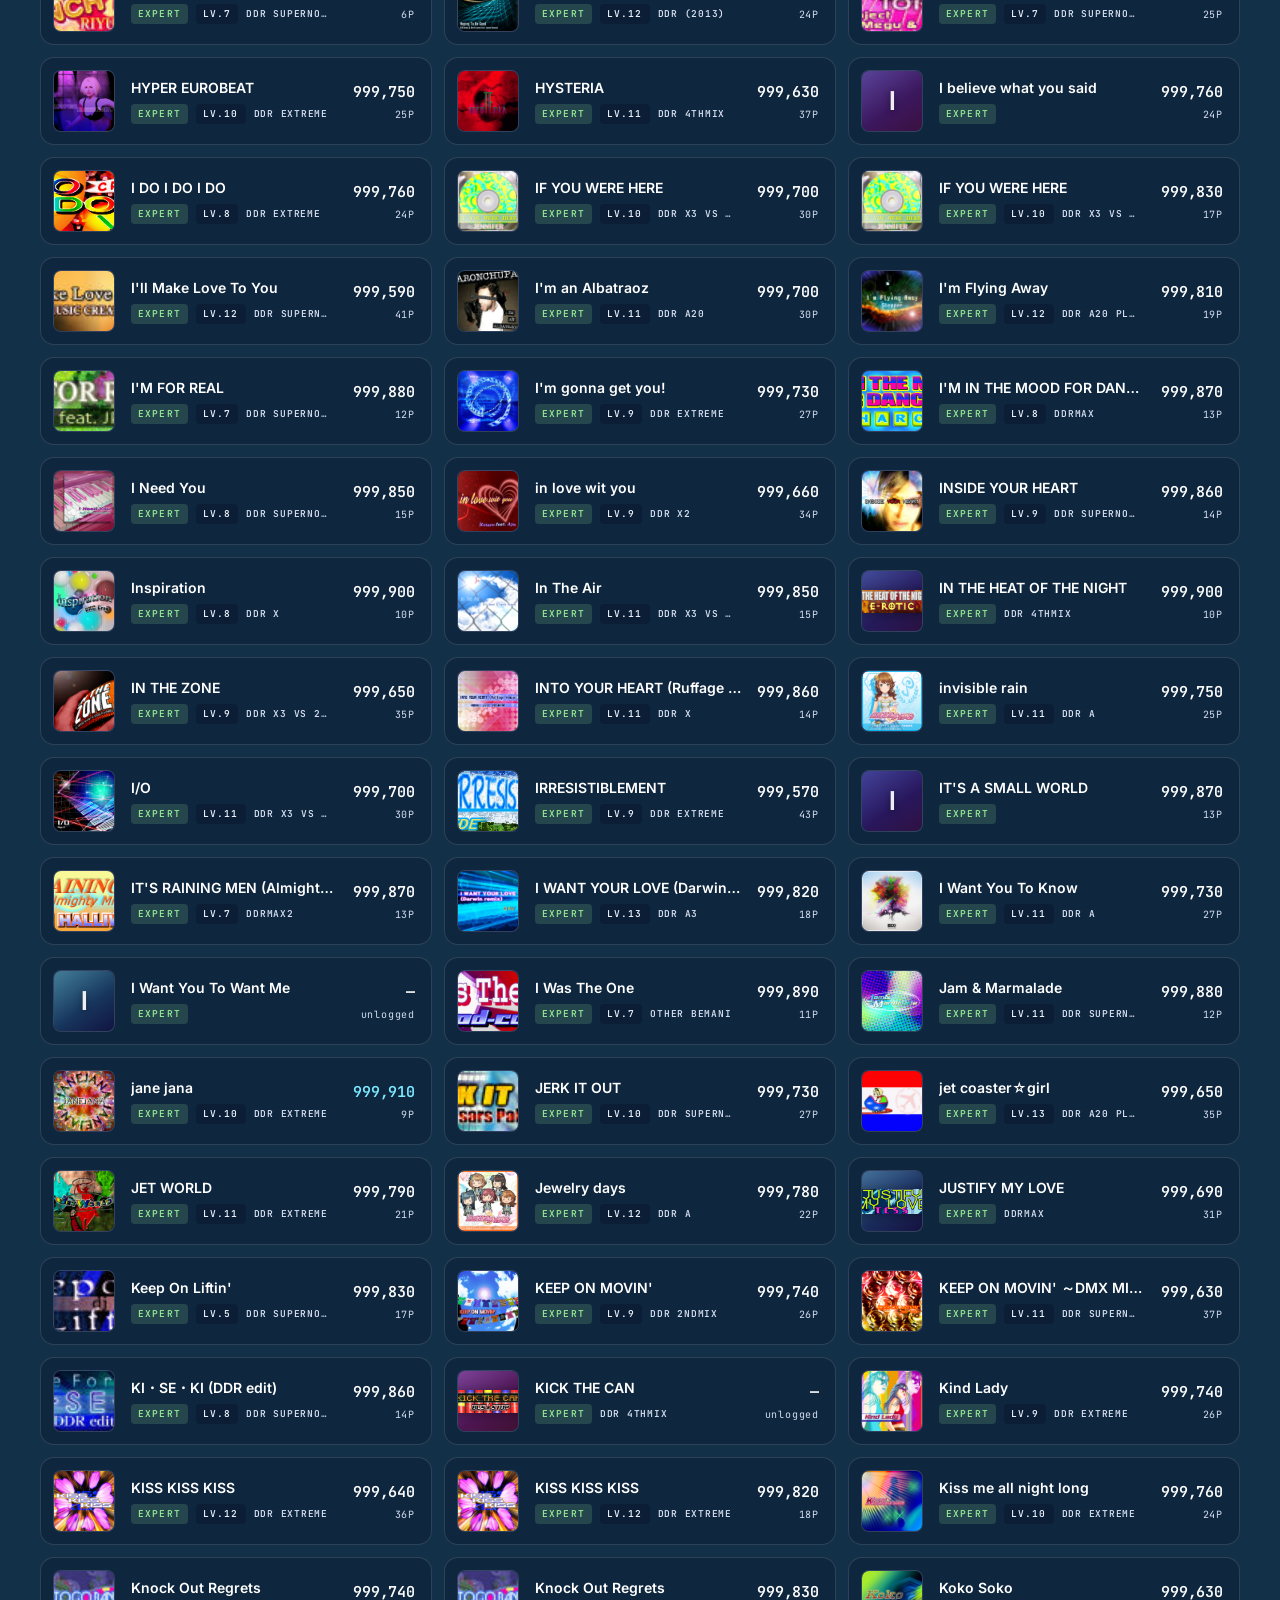
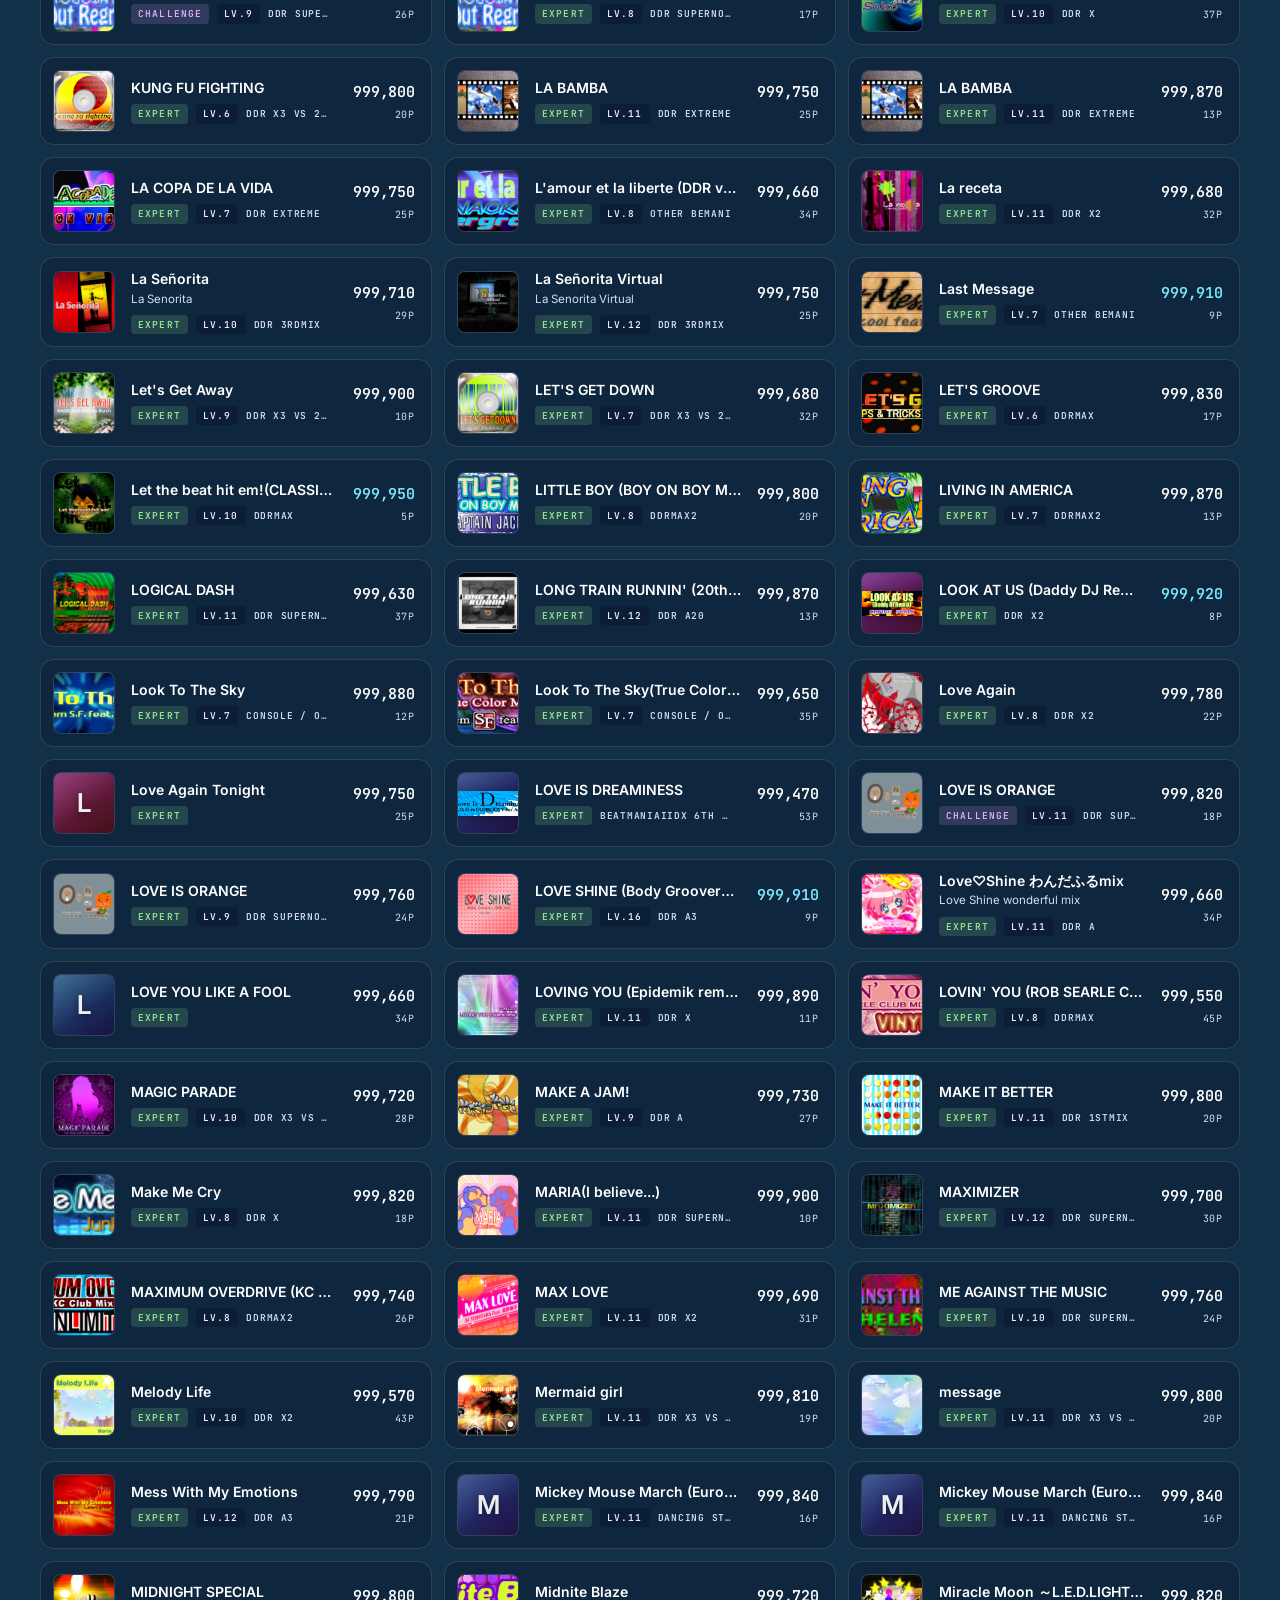
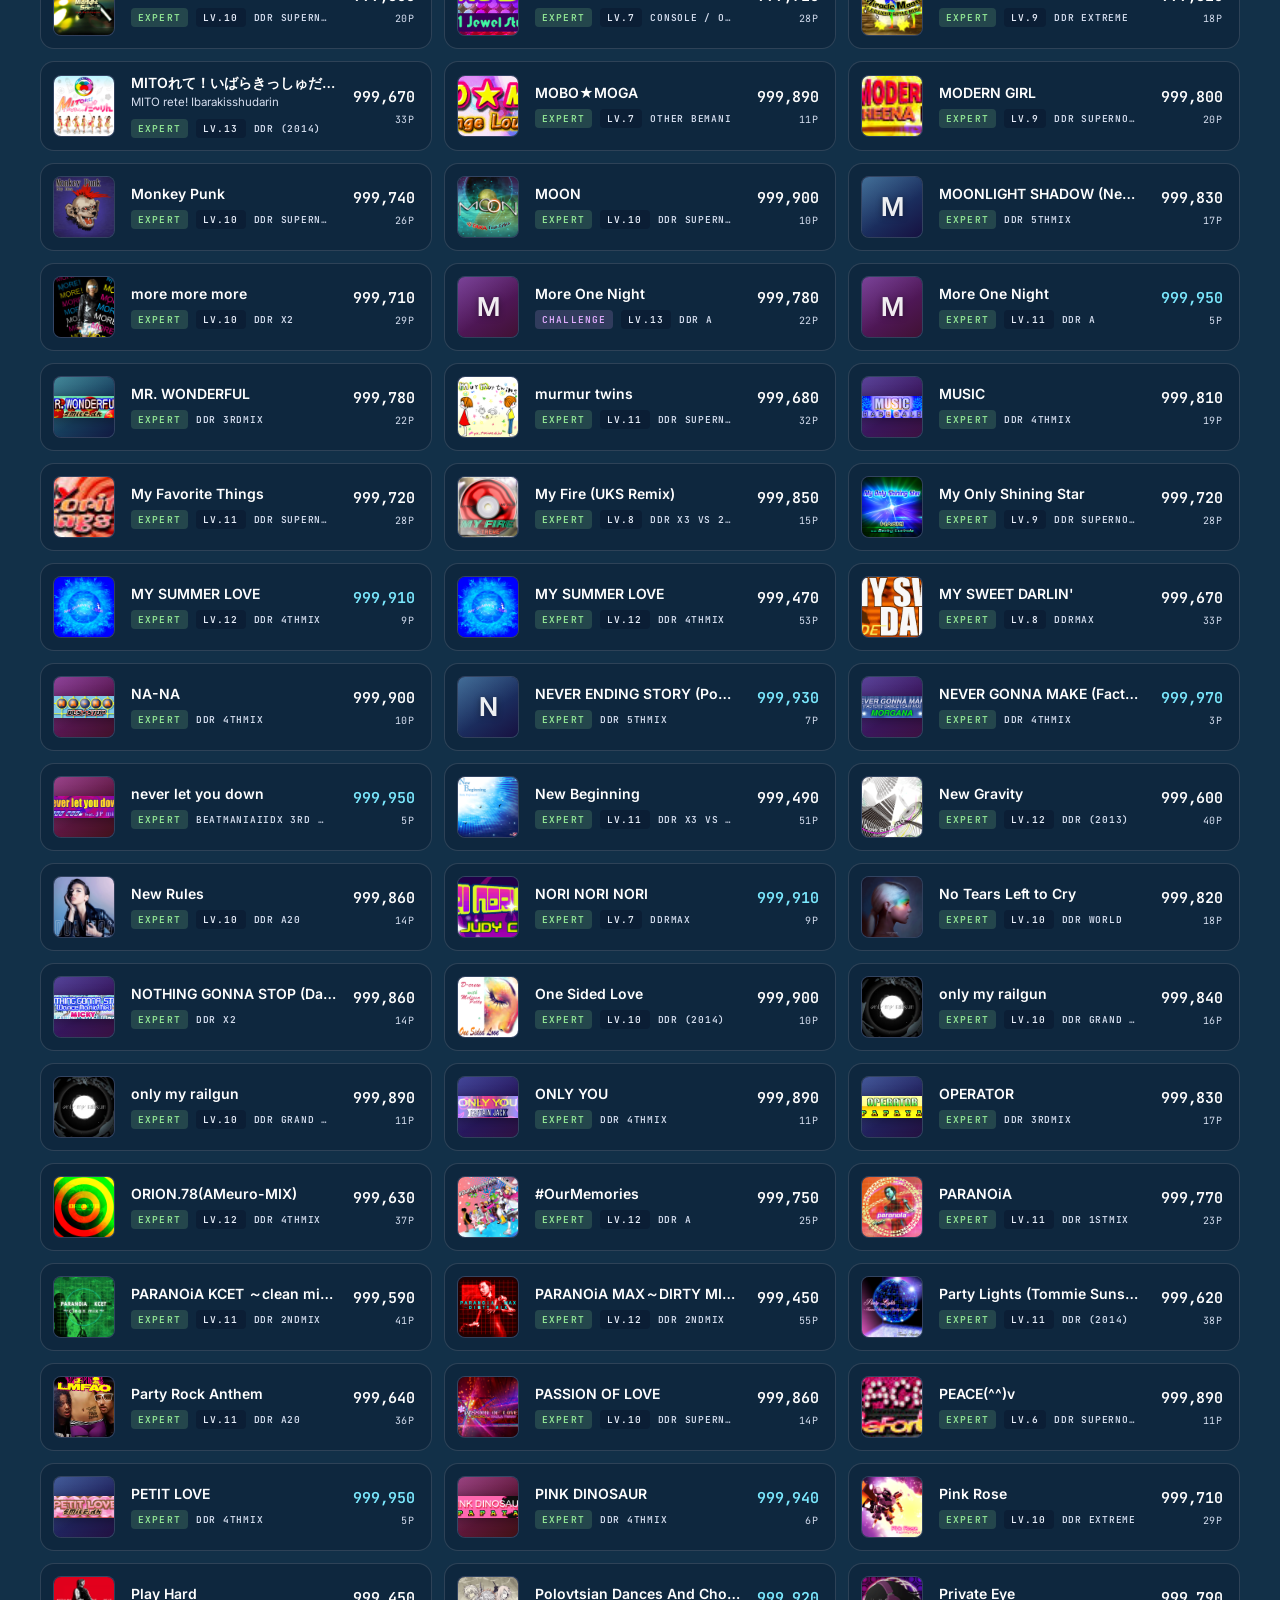
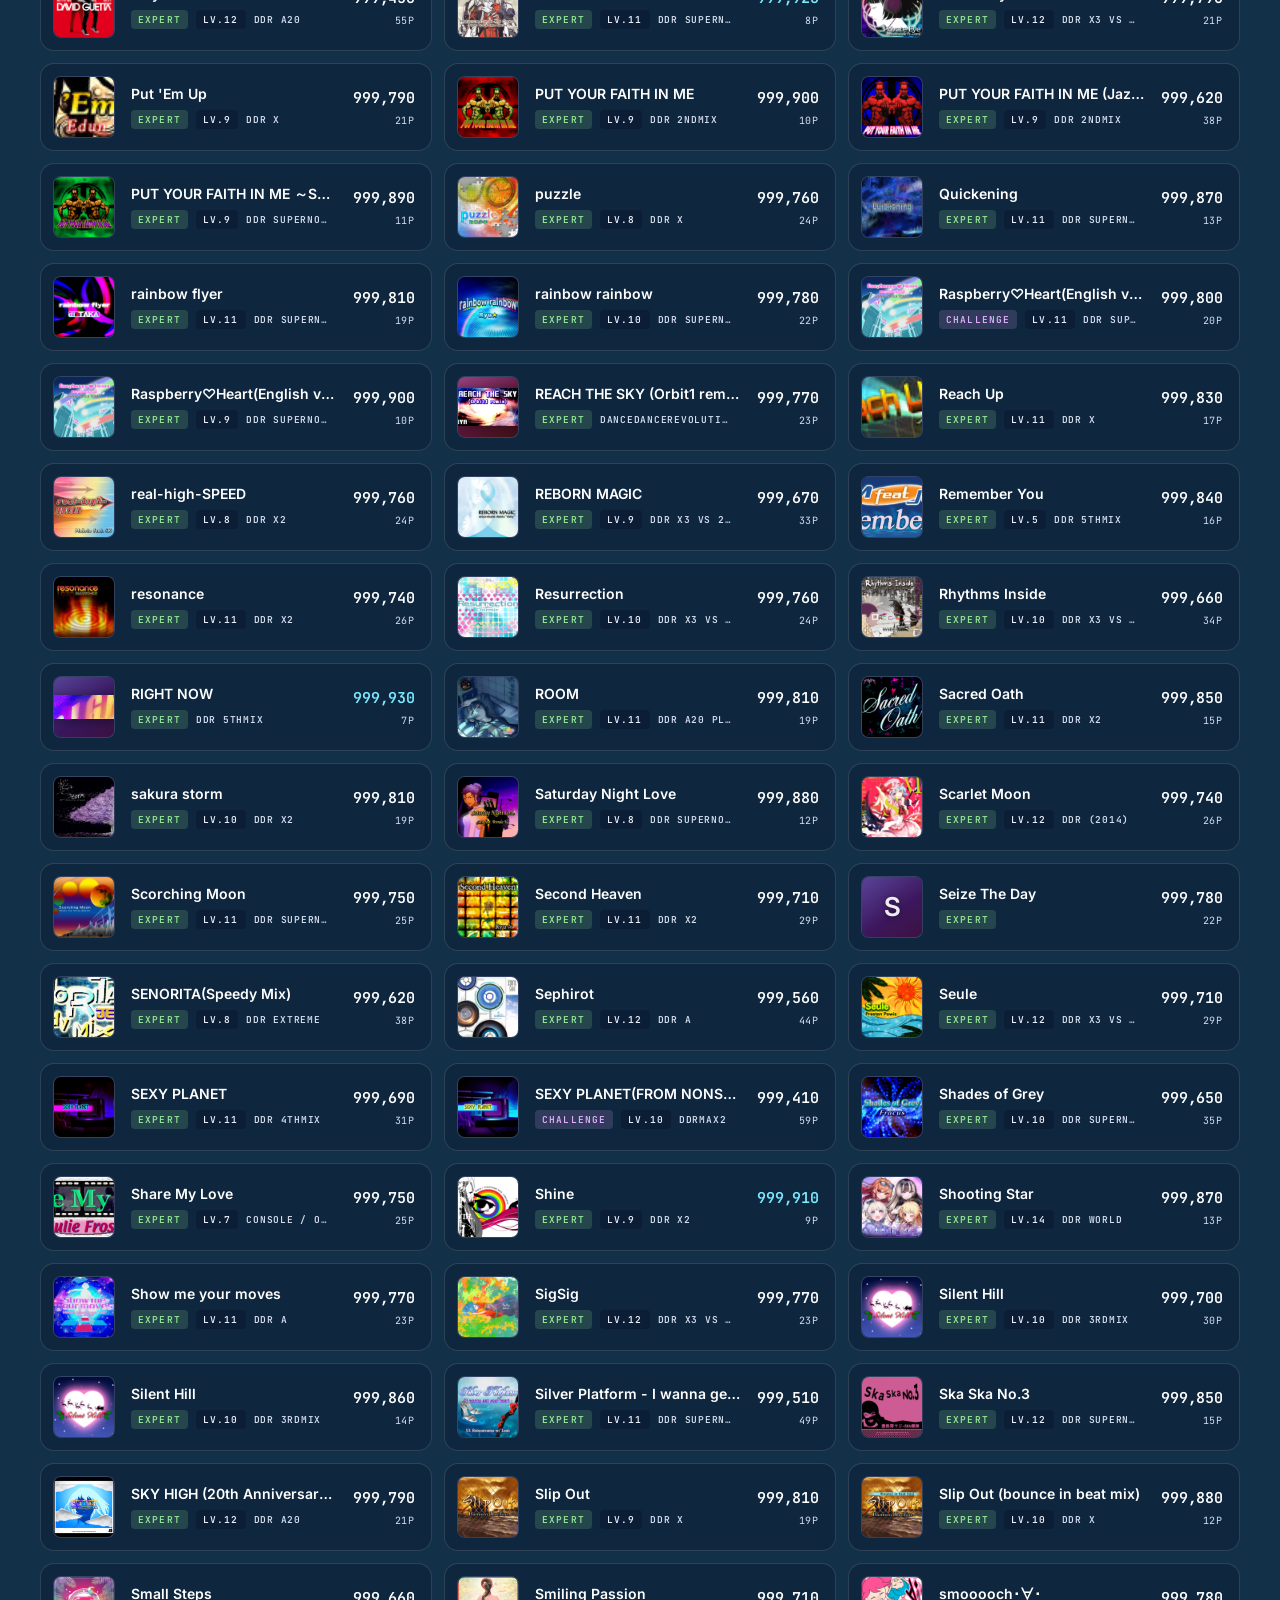
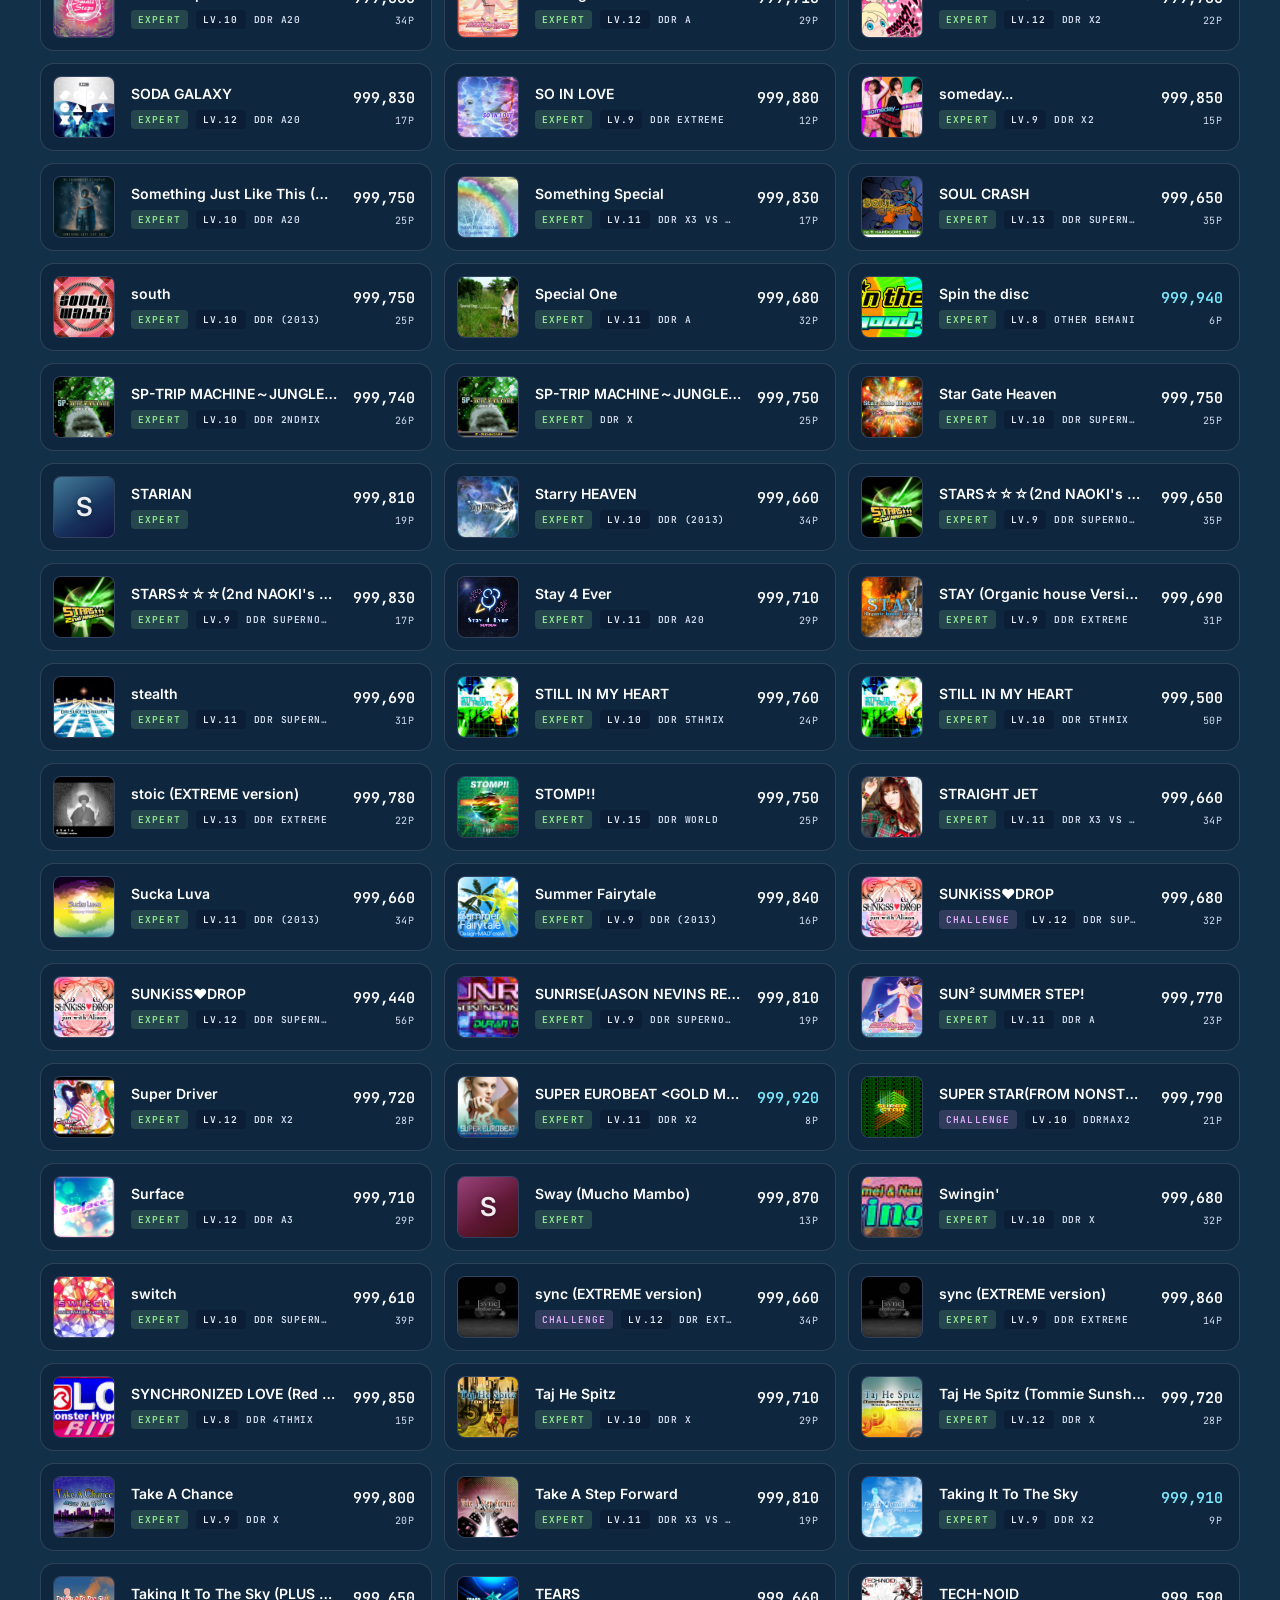
<file: records.html>
<!DOCTYPE html>
<html lang="en" data-theme="dark">
<head>
<meta charset="utf-8" />
<meta name="viewport" content="width=device-width, initial-scale=1" />
<title>My Records — DDR Score Tracker</title>
<meta name="description" content="Every DanceDanceRevolution chart cleared with a Perfect Full Combo, filterable by difficulty, level, score and origin mix." />
<script>
  /* Theme and background palette are applied before first paint, so neither
     flashes the default on load. */
  try {
    var t = localStorage.getItem('ddr.theme');
    if (t) document.documentElement.dataset.theme = t;
    var p = localStorage.getItem('ddr.palette');
    if (p) document.documentElement.dataset.mix = p;
  } catch (e) {}
</script>
<link rel="preconnect" href="https://fonts.googleapis.com" />
<link rel="preconnect" href="https://fonts.gstatic.com" crossorigin />
<link href="https://fonts.googleapis.com/css2?family=Jersey+10&family=Inter:wght@400;500;600;700;800&family=JetBrains+Mono:wght@400;500;600&display=swap" rel="stylesheet" />
<link rel="stylesheet" href="assets/css/style.css?v=20260818230226" />
<link rel="icon" href="data:image/svg+xml,%3Csvg xmlns='http://www.w3.org/2000/svg' viewBox='0 0 32 32'%3E%3Crect width='32' height='32' rx='6' fill='%2306070c'/%3E%3Cpath d='M16 6l7 8h-4v6h-6v-6H9z' fill='%2349dcf5'/%3E%3C/svg%3E" />
</head>
<body data-page="records">
<a class="skip-link" href="#main">Skip to content</a>
<div class="glow" aria-hidden="true">
  <span class="glow__blob glow__blob--cyan"><i></i></span>
  <span class="glow__blob glow__blob--azure"><i></i></span>
  <span class="glow__blob glow__blob--violet"><i></i></span>
</div>

<header class="header">
  <div class="wrap header__inner">
    <a class="logo" href="index.html" aria-label="DDR Score Tracker — home">
      <img class="logo__mark" src="assets/img/ddr-arrow.png" alt="" width="770" height="770" />
      <span class="logo__text">
        <span class="logo__word">Score Tracker</span>
        <span class="logo__ver" id="app-version"></span>
      </span>
    </a>

    <nav class="nav" aria-label="Primary">
      <a class="nav__link" href="index.html">
        <svg viewBox="0 0 24 24" fill="none" stroke="currentColor" stroke-width="1.8" stroke-linecap="round" aria-hidden="true"><path d="M4 20V10M10 20V4M16 20v-7M22 20H2"/></svg>
        Overview
      </a>
      <a class="nav__link" href="records.html" aria-current="page">
        <svg viewBox="0 0 24 24" fill="none" stroke="currentColor" stroke-width="1.8" aria-hidden="true"><path d="M9 18V5l11-2v13"/><circle cx="6" cy="18" r="3"/><circle cx="17" cy="16" r="3"/></svg>
        My Records
      </a>
      <a class="nav__link" href="about.html">
        <svg viewBox="0 0 24 24" fill="none" stroke="currentColor" stroke-width="1.8" aria-hidden="true"><circle cx="12" cy="8" r="4"/><path d="M4 21a8 8 0 0 1 16 0"/></svg>
        About
      </a>
    </nav>

    <div class="header__actions">
      <button class="theme-toggle" type="button" role="switch" aria-checked="false" aria-label="Toggle light theme">
        <svg class="theme-toggle__moon" viewBox="0 0 24 24" fill="none" stroke="currentColor" stroke-width="1.9" aria-hidden="true"><path d="M21 12.8A9 9 0 1 1 11.2 3a7 7 0 0 0 9.8 9.8Z"/></svg>
        <svg class="theme-toggle__sun" viewBox="0 0 24 24" fill="none" stroke="currentColor" stroke-width="1.9" aria-hidden="true"><circle cx="12" cy="12" r="4"/><path d="M12 2v2M12 20v2M4.9 4.9l1.4 1.4M17.7 17.7l1.4 1.4M2 12h2M20 12h2M4.9 19.1l1.4-1.4M17.7 6.3l1.4-1.4"/></svg>
        <span class="theme-toggle__knob"></span>
      </button>
      <button class="icon-btn nav-toggle" type="button" aria-label="Menu" aria-expanded="false">
        <svg viewBox="0 0 24 24" fill="none" stroke="currentColor" stroke-width="1.8" aria-hidden="true"><path d="M4 7h16M4 12h16M4 17h16"/></svg>
      </button>
    </div>
  </div>
</header>

<main id="main">

  <section class="hero hero--stack">
    <div class="wrap">
      <h1 class="hero__title" style="font-size:clamp(26px,3.2vw,40px)">My Records</h1>
      <p class="hero__sub">
        Every chart cleared with a Perfect Full Combo or higher.
      </p>
    </div>
  </section>

  <div class="toolbar">
    <div class="filter-sheet__head">
      <p class="eyebrow">Filter &amp; sort</p>
      <button class="icon-btn" type="button" id="filter-close" aria-label="Close filters">
        <svg viewBox="0 0 24 24" fill="none" stroke="currentColor" stroke-width="1.8" aria-hidden="true"><path d="m6 6 12 12M18 6 6 18"/></svg>
      </button>
    </div>
    <div class="wrap toolbar__inner">
      <!-- Mobile: one row only, so the sticky bar stays shallow. The full set
           lives in the overlay behind "Filter". -->
      <label class="search search--compact">
        <svg viewBox="0 0 24 24" fill="none" stroke="currentColor" stroke-width="1.8" aria-hidden="true"><circle cx="11" cy="11" r="7"/><path d="m20 20-3.5-3.5"/></svg>
        <input type="search" id="q-compact" placeholder="Search" aria-label="Search song or artist" />
      </label>
      <button class="filter-btn" type="button" id="filter-open" aria-haspopup="dialog">
        <svg viewBox="0 0 24 24" fill="none" stroke="currentColor" stroke-width="1.9" aria-hidden="true"><path d="M3 5h18M6 12h12M10 19h4"/></svg>
        Filter<span class="filter-btn__count" id="filter-count" hidden></span>
      </button>

      <label class="search">
        <svg viewBox="0 0 24 24" fill="none" stroke="currentColor" stroke-width="1.8" aria-hidden="true"><circle cx="11" cy="11" r="7"/><path d="m20 20-3.5-3.5"/></svg>
        <input type="search" id="q" placeholder="Search song or artist" aria-label="Search song or artist" />
      </label>

      <span class="select select--wide">
        <select id="difficulty" aria-label="Filter by difficulty">
          <option value="">All difficulties</option>
          <option value="ESP">Expert</option>
          <option value="CSP">Challenge</option>
        </select>
      </span>

      <span class="select">
        <select id="level" aria-label="Filter by level"><option value="">All levels</option></select>
      </span>

      <span class="select">
        <select id="sort" aria-label="Sort records">
          <option value="alpha">Sort · A–Z</option>
          <option value="alpha-desc">Sort · Z–A</option>
          <option value="score-desc">Sort · Highest score</option>
          <option value="score-asc">Sort · Lowest score</option>
          <option value="level-desc">Sort · Highest level</option>
          <option value="level-asc">Sort · Lowest level</option>
          <option value="difficulty">Sort · Difficulty</option>
          <option value="origin">Sort · Origin (oldest first)</option>
        </select>
      </span>

      <span class="select">
        <select id="origin" aria-label="Filter by origin mix"><option value="">All origins</option></select>
      </span>

      <button class="filter-sheet__done" type="button" id="filter-done">Show results</button>
    </div>
  </div>

  <section class="records">
    <div class="wrap">
      <div class="record-grid" id="grid"></div>
      <p class="empty" id="empty" hidden>No records match those filters</p>
    </div>
  </section>

</main>


<!-- ===================== DETAIL DRAWER ===================== -->
<div class="drawer-scrim" id="scrim"></div>
<aside class="drawer" id="drawer" role="dialog" aria-modal="true" aria-labelledby="drawer-title" hidden>
  <button class="icon-btn drawer__close" type="button" id="drawer-close" aria-label="Close">
    <svg viewBox="0 0 24 24" fill="none" stroke="currentColor" stroke-width="1.8" aria-hidden="true"><path d="m6 6 12 12M18 6 6 18"/></svg>
  </button>
  <div id="drawer-body"></div>
</aside>

<div id="yt-host"></div>
<div class="player" role="region" aria-label="Background music">
  <button class="player__btn player__btn--play" type="button" aria-label="Play music">
    <svg class="player__icon--play" viewBox="0 0 24 24" fill="currentColor" aria-hidden="true"><path d="M8 5v14l11-7z"/></svg>
    <svg class="player__icon--pause" viewBox="0 0 24 24" fill="currentColor" aria-hidden="true"><path d="M6 5h4v14H6zM14 5h4v14h-4z"/></svg>
  </button>
  <div class="player__eq" aria-hidden="true"><i></i><i></i><i></i><i></i></div>
  <div class="player__meta">
    <div class="player__label">Now playing</div>
    <div class="mixpick" id="mixpick" data-open="false">
      <button class="mixpick__btn" type="button" aria-haspopup="listbox" aria-expanded="false" aria-label="Choose background mix">
        <span class="mixpick__value">—</span>
        <svg class="mixpick__caret" viewBox="0 0 24 24" fill="none" stroke="currentColor" stroke-width="2.2" aria-hidden="true"><path d="m6 9 6 6 6-6"/></svg>
      </button>
      <ul class="mixpick__menu" role="listbox" aria-label="Background mix" hidden></ul>
    </div>
  </div>
  <!-- Volume sits beside the mix picker: the bottom-right corner is the credit.
       On desktop the slider is inline; on mobile it hides in a popover behind
       the speaker button. -->
  <div class="player__vol" data-open="false">
    <button class="player__btn player__vol-toggle" type="button"
            aria-label="Volume" aria-expanded="false">
      <svg class="player__icon--sound" viewBox="0 0 24 24" fill="none" stroke="currentColor" stroke-width="1.8" aria-hidden="true"><path d="M11 5 6 9H3v6h3l5 4V5Z"/><path d="M15.5 8.5a5 5 0 0 1 0 7"/></svg>
      <svg class="player__icon--muted" viewBox="0 0 24 24" fill="none" stroke="currentColor" stroke-width="1.8" aria-hidden="true"><path d="M11 5 6 9H3v6h3l5 4V5Z"/><path d="m16 9 5 6M21 9l-5 6"/></svg>
    </button>
    <div class="player__vol-pop">
      <button class="player__btn player__btn--mute" type="button" aria-label="Mute">
      <svg class="player__icon--sound" viewBox="0 0 24 24" fill="none" stroke="currentColor" stroke-width="1.8" aria-hidden="true"><path d="M11 5 6 9H3v6h3l5 4V5Z"/><path d="M15.5 8.5a5 5 0 0 1 0 7"/></svg>
      <svg class="player__icon--muted" viewBox="0 0 24 24" fill="none" stroke="currentColor" stroke-width="1.8" aria-hidden="true"><path d="M11 5 6 9H3v6h3l5 4V5Z"/><path d="m16 9 5 6M21 9l-5 6"/></svg>
      </button>
      <input class="player__volume" type="range" min="0" max="100" value="35" aria-label="Volume" />
    </div>
  </div>

  <p class="player__credit">
    <span>Created by</span>
    <a href="https://adryanputra.com" target="_blank" rel="noopener noreferrer">
      <svg viewBox="0 0 24 24" fill="none" stroke="currentColor" stroke-width="1.9" aria-hidden="true"><circle cx="12" cy="12" r="9"/><path d="M3 12h18M12 3a15 15 0 0 1 0 18a15 15 0 0 1 0-18"/></svg>
      Adryan Putra</a>
  </p>
</div>

<script src="data/records.js?v=20260818230226"></script>
<script src="assets/js/app.js?v=20260818230226"></script>
<script src="assets/js/drawer.js?v=20260818230226"></script>
<script src="assets/js/records.js?v=20260818230226"></script>
</body>
</html>
</file>
<file: assets/css/style.css>
/* ==========================================================================
   DDR Score Tracker
   Dark by default; [data-theme="light"] on <html> flips the token block.
   ========================================================================== */

/* ---------- tokens ---------- */

:root {
  /* Deep teal-blue rather than near-black: the wash sits on top of this at high
     alpha, and a black base would grey the DDR (2014) hues out. */
  --bg: var(--bg-dark);
  --bg-elev: #172c50;
  /* Dark glass, not light: over a vivid wash a white-tinted panel has almost no
     separation, whereas a dark one gives every card a field for its text. Kept
     25% lighter than the contrast-optimal value so the wash still shows through
     and the page keeps its mood. */
  --panel: rgba(8, 18, 40, 0.285);
  --panel-hover: rgba(8, 18, 40, 0.405);
  --line: rgba(255, 255, 255, 0.20);
  --line-soft: rgba(255, 255, 255, 0.13);

  /* Near-white throughout: on a mid-luminance coloured wash, grey secondary
     text disappears, so the hierarchy is carried by size and weight instead. */
  --text: #ffffff;
  --text-dim: #e8eefa;
  --muted: #d5deef;

  --gold: #f5c53d;
  --gold-grad: linear-gradient(100deg, #fff3c4 0%, #f5c53d 34%, #d99a1c 62%, #ffe89a 100%);

  --accent: #7ceaff;
  --accent-ink: #06070c;
  /* Brightened so they still separate from the violet end of the wash. */
  --expert: #93e896;
  --challenge: #e2adff;

  /* Strong enough to read as movement against the wash beneath. Colours come
     from the active mix palette (see "background palettes"). */
  --glow-a: rgb(var(--c1) / 0.26);
  --glow-b: rgb(var(--c2) / 0.22);
  --glow-c: rgb(var(--c3) / 0.30);
  /* Cyan end kept; the blue end lifted so the bars don't go muddy on the panel. */
  --grade: linear-gradient(90deg, #6f95ec 0%, #35c8f0 58%, #a6f4ff 100%);

  --shadow: 0 24px 64px rgba(0, 0, 0, 0.55);

  --sans: "Inter", -apple-system, BlinkMacSystemFont, "Segoe UI", sans-serif;
  --display: var(--sans);
  /* Pixel display face — small on the body, so anything using it gets a size
     bump and looser tracking to stay legible. */
  --headline: "Jersey 10", "Inter", sans-serif;
  --mono: "JetBrains Mono", ui-monospace, SFMono-Regular, Menlo, monospace;

  --wrap: 1360px;
  --gut: 40px;
  --radius: 14px;
  --header-h: 72px;
  --player-h: 60px;
}

[data-theme="light"] {
  --bg: #f8fafd;
  --bg-elev: #ffffff;
  --panel: rgba(10, 14, 30, 0.028);
  --panel-hover: rgba(10, 14, 30, 0.055);
  --line: rgba(10, 14, 30, 0.13);
  --line-soft: rgba(10, 14, 30, 0.07);

  --text: #0a0d16;
  --text-dim: #3d445c;
  --muted: #5b6278;

  --accent: #0d7f99;
  --accent-ink: #ffffff;
  --expert: #2f8f45;
  --challenge: #8a3fc0;

  /* Same mix palette, kept faint so the page stays bright. */
  --glow-a: rgb(var(--c1) / 0.22);
  --glow-b: rgb(var(--c2) / 0.22);
  --glow-c: rgb(var(--c3) / 0.24);
  --grade: linear-gradient(90deg, #1146b8 0%, #0d7f99 60%, #16b6cf 100%);

  --shadow: 0 20px 50px rgba(16, 24, 48, 0.14);

  --gold: #a97400;
  --gold-grad: linear-gradient(100deg, #c99512 0%, #a97400 40%, #8a5c00 70%, #c99512 100%);
}

/* ---------- background palettes ---------- */

/**
 * The wash and the drifting blobs are built from three colours, so switching the
 * background music also switches the background: app.js writes the mix's key to
 * `data-mix` on <html> and the palette below takes over. `--c1/2/3` are raw
 * "r g b" triples so both themes can re-use them at their own alphas.
 *
 * DDR (2013) is the default palette in :root. Every other palette is keyed to
 * that release's own artwork.
 */
:root,
[data-mix="ddr-2013"] {
  --c1: 20 231 226;      /* cyan   */
  --c2: 56 150 246;      /* azure  */
  --c3: 168 104 242;     /* violet */
  --bg-dark: #123048;
}
[data-mix="ddr-extreme"] {           /* yellow-green into deep forest */
  --c1: 181 212 74;
  --c2: 74 158 53;
  --c3: 13 105 43;
  --bg-dark: #0a2a15;
}
[data-mix="ddr-supernova2"] {        /* icy blue and white */
  --c1: 176 232 255;
  --c2: 63 169 245;
  --c3: 32 78 190;
  --bg-dark: #0d2145;
}
[data-mix="ddr-x"] {                 /* orange, amber, ember */
  --c1: 255 216 74;
  --c2: 255 138 30;
  --c3: 217 58 22;
  --bg-dark: #34190a;
}
[data-mix="ddr-x2"] {                /* lime green into magenta */
  --c1: 182 240 90;
  --c2: 69 201 140;
  --c3: 224 36 139;
  --bg-dark: #10301f;
}
[data-mix="ddr-a"] {                 /* bright sky blue */
  --c1: 191 233 255;
  --c2: 56 168 240;
  --c3: 24 78 206;
  --bg-dark: #0b2450;
}
[data-mix="ddr-a20"] {               /* gold into deep purple */
  --c1: 255 216 107;
  --c2: 224 162 51;
  --c3: 122 63 191;
  --bg-dark: #241a3d;
}
[data-mix="ddr-world"] {             /* spring green */
  --c1: 140 255 210;
  --c2: 0 222 139;
  --c3: 11 127 99;
  --bg-dark: #05301f;
}

/* ---------- base ---------- */

*, *::before, *::after { box-sizing: border-box; }

html { -webkit-text-size-adjust: 100%; }

body {
  margin: 0;
  padding-bottom: var(--player-h);
  background: var(--bg);
  color: var(--text);
  font-family: var(--sans);
  font-size: 15px;
  line-height: 1.6;
  font-feature-settings: "tnum" 0;
  -webkit-font-smoothing: antialiased;
  transition: background-color .35s ease, color .35s ease;
  /* The dark theme's wash is deliberately vivid, so small text gets a tight
     shadow to stay readable over the brighter cyan band. */
  text-shadow: 0 1px 2px rgba(4, 12, 30, 0.45);
}
[data-theme="light"] body { text-shadow: none; }

img { max-width: 100%; display: block; }
/* `display` on a component class otherwise beats the [hidden] default. */
[hidden] { display: none !important; }
a { color: inherit; }
button { font: inherit; color: inherit; }

::selection { background: var(--accent); color: var(--accent-ink); }

.wrap {
  width: 100%;
  max-width: var(--wrap);
  margin-inline: auto;
  padding-inline: var(--gut);
}

.skip-link {
  position: absolute; left: -9999px; top: 0; z-index: 100;
  background: var(--accent); color: var(--accent-ink);
  padding: 10px 16px; border-radius: 0 0 8px 0;
}
.skip-link:focus { left: 0; }

:focus-visible {
  outline: 2px solid var(--accent);
  outline-offset: 3px;
  border-radius: 4px;
}

/* Small caps mono label — the recurring POGO device. */
.eyebrow {
  font-family: var(--mono);
  font-size: 10.5px;
  letter-spacing: .18em;
  text-transform: uppercase;
  color: var(--muted);
  margin: 0;
}

/* ---------- ambient glow ---------- */

/**
 * Three coloured blobs drifting around the viewport on long, offset loops, so
 * the gradient never repeats the same arrangement twice in a row — the violet
 * sweeps bottom-left → bottom-right → top-right and back while the cyan and
 * azure travel their own paths. Animating `transform` only keeps it on the
 * compositor; the whole layer sits behind everything at z-index -1.
 */
.glow {
  position: fixed;
  inset: 0;
  z-index: -1;
  pointer-events: none;
  overflow: hidden;
  opacity: 1;
  transition: opacity .35s ease;
}
[data-theme="light"] .glow { opacity: .5; }

/**
 * The DDR (2014) screen is fundamentally a vertical wash — cyan at the top,
 * azure through the middle, violet at the base — and the drifting blobs alone
 * could never reproduce that, which is why the page kept reading as flat navy.
 * This fixed layer supplies the wash; the blobs move over the top of it.
 */
.glow::before {
  content: "";
  position: absolute;
  inset: -10%;
  /* Built from the active mix palette. Tuned for the DDR mood at the owner's
     explicit request rather than the contrast-safe version: text over the top
     band sits around 3.6:1, which carries the large hero type but is under AA
     for body copy — the shadow on `body` is what keeps small text readable. */
  background: linear-gradient(178deg,
    rgb(var(--c1) / 0.55) 0%,
    rgb(var(--c1) / 0.55) 18%,
    rgb(var(--c2) / 0.52) 50%,
    rgb(var(--c3) / 0.58) 84%,
    rgb(var(--c3) / 0.62) 100%);
}
[data-theme="light"] .glow::before { display: none; }

.glow__blob {
  position: absolute;
  top: 50%;
  left: 50%;
  width: 78vmax;
  height: 78vmax;
  margin: -39vmax 0 0 -39vmax;
  border-radius: 50%;
  will-change: transform;
}
/**
 * Each blob orbits the centre rather than hopping between corners: the outer
 * span carries a steady `rotate` and the inner one an offset, so `rotate(A)
 * translate(R)` sweeps a circle. Different radii, directions and a slow scale
 * breath on an unrelated period keep it from looking like a turntable.
 */
.glow__blob {
  animation: orbit 21s linear infinite;
}
.glow__blob i {
  display: block;
  width: 100%;
  height: 100%;
  border-radius: 50%;
  animation: breathe 15s ease-in-out infinite;
}
.glow__blob--cyan   { animation-duration: 21s; }
.glow__blob--cyan i {
  background: radial-gradient(circle closest-side, var(--glow-a), transparent 72%);
  transform: translate(26%, 0);
  animation-duration: 15s;
}
.glow__blob--azure   { animation-duration: 26s; animation-direction: reverse; }
.glow__blob--azure i {
  background: radial-gradient(circle closest-side, var(--glow-b), transparent 72%);
  transform: translate(34%, 0);
  animation-duration: 19s;
}
.glow__blob--violet   { animation-duration: 23s; }
.glow__blob--violet i {
  background: radial-gradient(circle closest-side, var(--glow-c), transparent 72%);
  transform: translate(30%, 0);
  animation-duration: 17s;
}

@keyframes orbit {
  from { transform: rotate(0deg); }
  to   { transform: rotate(360deg); }
}
/* Applied to the inner span, which already carries the orbit offset. */
@keyframes breathe {
  0%, 100% { scale: 1; }
  50%      { scale: 1.18; }
}

/* ---------- header ---------- */

/* Frosted glass: a heavy blur over a translucent tint, a hairline top highlight
   for the "lit edge", and a soft drop shadow so it floats over the gradient. */
.header {
  position: sticky;
  top: 0;
  z-index: 40;
  backdrop-filter: blur(26px) saturate(180%);
  -webkit-backdrop-filter: blur(26px) saturate(180%);
  /* A light tint, never a dark one: over the vivid wash a `--bg` tint would
     read as a dark band across the top of the page. This lifts instead. */
  background: rgba(255, 255, 255, 0.10);
  border-bottom: 1px solid var(--line);
}
.header::before {
  content: "";
  position: absolute;
  inset: 0 0 auto 0;
  height: 1px;
  background: linear-gradient(90deg,
    transparent, rgba(255, 255, 255, .22) 22%,
    rgba(255, 255, 255, .22) 78%, transparent);
  pointer-events: none;
}
[data-theme="light"] .header {
  background: color-mix(in srgb, #ffffff 55%, transparent);
}
[data-theme="light"] .header::before {
  background: linear-gradient(90deg,
    transparent, rgba(255, 255, 255, .8) 22%,
    rgba(255, 255, 255, .8) 78%, transparent);
}

.header__inner {
  height: var(--header-h);
  display: flex;
  align-items: center;
  gap: 34px;
}

.logo {
  display: inline-flex;
  align-items: center;
  gap: 9px;
  text-decoration: none;
  flex: none;
}
.logo__mark {
  width: 41px;
  height: 41px;
  object-fit: contain;
  transition: transform .25s cubic-bezier(.3,1.4,.5,1);
}
.logo:hover .logo__mark { transform: translateY(-2px); }
/* Wordmark with the build version tucked under it. */
.logo__text {
  display: flex;
  flex-direction: column;
  align-items: flex-start;
  gap: 1px;
  line-height: 1;
}
.logo__word {
  font-family: var(--headline);
  font-size: 32px;
  font-weight: 400;
  letter-spacing: .01em;
  line-height: 1;
  white-space: nowrap;
  color: var(--text);
}
.logo__ver {
  font-family: var(--mono);
  font-size: 9px;
  letter-spacing: .16em;
  text-transform: uppercase;
  color: var(--muted);
  white-space: nowrap;
}

.nav { display: flex; align-items: center; gap: 4px; margin-right: auto; }

.nav__link {
  position: relative;
  display: inline-flex;
  align-items: center;
  gap: 8px;
  padding: 0 14px;
  height: var(--header-h);
  font-size: 12px;
  font-weight: 600;
  letter-spacing: .14em;
  text-transform: uppercase;
  text-decoration: none;
  color: var(--text-dim);
  transition: color .2s ease;
}
.nav__link:hover { color: var(--text); }
.nav__link svg { width: 15px; height: 15px; opacity: .75; }

.nav__link[aria-current="page"] { color: var(--text); }
.nav__link[aria-current="page"]::after {
  content: "";
  position: absolute;
  left: 14px; right: 14px; bottom: -1px;
  height: 2px;
  background: var(--accent);
}

/* Always hard right, so the wordmark keeps the space next to the logo even on
   mobile where .nav leaves the flow. */
.header__actions {
  display: flex;
  align-items: center;
  gap: 8px;
  flex: none;
  margin-left: auto;
}

.icon-btn {
  width: 38px; height: 38px;
  display: grid; place-items: center;
  border-radius: 50%;
  border: 1px solid var(--line);
  background: var(--panel);
  cursor: pointer;
  transition: background-color .2s ease, border-color .2s ease, transform .2s ease;
}
.icon-btn:hover { background: var(--panel-hover); border-color: var(--line); }
.icon-btn:active { transform: scale(.94); }
.icon-btn svg { width: 17px; height: 17px; }

/* Track-and-knob switch. Both icons stay visible on the track; the knob slides
   over whichever mode is active. */
.theme-toggle {
  position: relative;
  width: 66px;
  height: 34px;
  padding: 0;
  border-radius: 999px;
  border: 1px solid var(--line);
  background: var(--panel);
  cursor: pointer;
  display: inline-flex;
  align-items: center;
  justify-content: space-between;
  flex: none;
  transition: background-color .2s ease, border-color .2s ease;
}
.theme-toggle:hover { background: var(--panel-hover); }
.theme-toggle svg {
  width: 15px;
  height: 15px;
  position: relative;
  z-index: 1;
  margin: 0 8px;
  color: var(--muted);
  transition: color .25s ease;
}
.theme-toggle__knob {
  position: absolute;
  top: 3px;
  left: 3px;
  width: 26px;
  height: 26px;
  border-radius: 50%;
  background: var(--accent);
  box-shadow: 0 2px 10px color-mix(in srgb, var(--accent) 45%, transparent);
  transition: transform .28s cubic-bezier(.3,1.3,.5,1);
}
/* Dark is the default: knob left, over the moon. */
.theme-toggle .theme-toggle__moon { color: var(--accent-ink); }
[data-theme="light"] .theme-toggle .theme-toggle__moon { color: var(--muted); }
[data-theme="light"] .theme-toggle .theme-toggle__sun { color: var(--accent-ink); }
[data-theme="light"] .theme-toggle .theme-toggle__knob { transform: translateX(32px); }

.nav-toggle { display: none; }

/* ---------- hero ---------- */

.hero { padding: 72px 0 20px; text-align: center; }

/* Masthead with the blurb stacked under the title, both flush left with the
   first card in the grid below. Tight, because the sticky filter bar follows. */
.hero--stack {
  text-align: left;
  padding: 34px 0 14px;
}
.hero--stack .hero__title { margin: 0; white-space: normal; }
.hero--stack .hero__sub { margin: 8px 0 0; max-width: 56ch; }

/* Page headers that sit on one row: title flush left with the first card in the
   grid below, blurb flush right with the last. */
.hero--row { text-align: left; padding: 44px 0 22px; }
.hero--row .wrap {
  display: flex;
  align-items: flex-end;
  justify-content: space-between;
  gap: 32px;
  flex-wrap: wrap;
}
.hero--row .hero__title { margin: 0; white-space: normal; }
.hero--row .hero__sub {
  margin: 0;
  text-align: right;
  max-width: 46ch;
  flex: 0 1 auto;
}

.hero__logo {
  width: 240px;
  max-width: 62vw;
  height: auto;
  margin: 0 auto 26px;
}
[data-theme="light"] .hero__logo { filter: none; }

.hero__title {
  font-family: var(--headline);
  font-weight: 400;
  /* Sized off the viewport so the line fits across without wrapping; the vw
     term is what keeps it a single row on any desktop width. */
  /* Jersey 10's cap height is 0.536em against Inter's 0.727, so it still needs a
     large size to read at the same optical scale. The headline measures 11.84em
     wide, so the one-line fit has plenty of headroom at this scale. */
  font-size: clamp(32px, 5.6vw, 77px);
  line-height: 1.1;
  letter-spacing: .01em;
  margin: 10px 0 0;
  margin-inline: auto;
}
.hero__title em { font-style: italic; color: var(--accent); }

@media (min-width: 821px) {
  .hero__title { white-space: nowrap; }
}

/* The title doubles as a play button for the announcer clip. */
.hero__sfx {
  font: inherit;
  font-style: italic;
  background: none;
  border: 0;
  padding: 4px;
  margin: 0;
  cursor: pointer;
  color: inherit;
  border-radius: 8px;
  transition: filter .25s ease;
}
.hero__sfx:hover,
.hero__sfx:focus-visible,
.hero__sfx.is-playing {
  background: var(--gold-grad);
  -webkit-background-clip: text;
  background-clip: text;
  color: transparent;
  filter: drop-shadow(0 0 26px color-mix(in srgb, var(--gold) 45%, transparent));
}

/* Tooltip pinned to the pointer (positioned in home.js), sitting above it. */
.cursor-tip {
  position: fixed;
  z-index: 60;
  transform: translate(-50%, -100%);
  padding: 8px 14px;
  border-radius: 10px;
  background: var(--bg-elev);
  border: 1px solid color-mix(in srgb, var(--gold) 40%, transparent);
  box-shadow: var(--shadow);
  color: var(--gold);
  font-family: var(--mono);
  font-style: normal;
  font-weight: 500;
  font-size: 11px;
  line-height: 1.6;
  letter-spacing: .02em;
  max-width: min(380px, 80vw);
  text-align: center;
  opacity: 0;
  pointer-events: none;
  transition: opacity .18s ease;
}
.cursor-tip.is-on { opacity: 1; }

.hero__sub {
  margin: 18px auto 0;
  max-width: 58ch;
  color: var(--text-dim);
  font-size: 15px;
}

/* ---------- hero capsules ---------- */

.capsules {
  display: flex;
  flex-wrap: wrap;
  align-items: center;
  justify-content: center;
  gap: 10px;
  margin-top: 24px;   /* 30% tighter to the headline than before */
}
.capsules + .capsules { margin-top: 10px; }
.capsules--metric { margin-top: 16px; }

.capsule {
  display: inline-flex;
  align-items: baseline;
  gap: 8px;
  padding: 9px 18px;
  border-radius: 999px;
  border: 1px solid var(--line);
  background: var(--panel);
  backdrop-filter: blur(10px);
  font-family: var(--mono);
  font-size: 11.5px;
  letter-spacing: .1em;
  text-transform: uppercase;
  color: var(--text-dim);
  white-space: nowrap;
}
.capsule strong {
  color: var(--text);
  font-weight: 600;
  letter-spacing: .04em;
}
.capsule--latest {
  text-transform: none;
  letter-spacing: .02em;
  font-size: 12px;
}
.capsule--latest .capsule__label {
  text-transform: uppercase;
  letter-spacing: .14em;
  font-size: 10px;
  color: var(--muted);
}
.capsule--esp {
  color: var(--expert);
  border-color: color-mix(in srgb, var(--expert) 42%, transparent);
  background: color-mix(in srgb, var(--expert) 13%, transparent);
}
.capsule--esp strong { color: var(--expert); }
.capsule--csp {
  color: var(--challenge);
  border-color: color-mix(in srgb, var(--challenge) 42%, transparent);
  background: color-mix(in srgb, var(--challenge) 13%, transparent);
}
.capsule--csp strong { color: var(--challenge); }

/* ---------- hero metrics (POGO 2: numbers as the headline) ---------- */

.metrics {
  display: grid;
  grid-template-columns: repeat(3, 1fr);
  margin-top: 48px;
}

.metric { padding: 34px 26px 30px; text-align: center; position: relative; }
.metric + .metric::before {
  content: "";
  position: absolute; left: 0; top: 26px; bottom: 26px;
  width: 1px; background: var(--line);
}

.metric__value {
  font-size: clamp(44px, 7.4vw, 92px);
  font-weight: 700;
  letter-spacing: -0.035em;
  line-height: 1;
  font-variant-numeric: tabular-nums;
  display: block;
}
/* Number plus the AAA emblem on one baseline. The mark is sized in `em` so it
   tracks the number's clamped font-size at 60% of its height. */
.metric__value--mark {
  display: flex;
  align-items: center;
  justify-content: center;
  gap: 0.16em;
}
.metric__mark {
  height: 0.9em;
  width: auto;
  flex: none;
  filter: drop-shadow(0 2px 10px rgba(255, 206, 92, 0.28));
}

.metric__label {
  font-family: var(--mono);
  font-size: 11px;
  letter-spacing: .18em;
  text-transform: uppercase;
  color: var(--muted);
  margin-top: 14px;
  display: block;
}
/* Matches .capsule exactly so every pill under a metric is the same size,
   whatever it says. */
.metric__note {
  display: inline-flex;
  align-items: baseline;
  margin-top: 16px;
  padding: 9px 18px;
  border-radius: 999px;
  border: 1px solid color-mix(in srgb, var(--accent) 42%, transparent);
  background: color-mix(in srgb, var(--accent) 13%, transparent);
  backdrop-filter: blur(10px);
  color: var(--accent);
  font-family: var(--mono);
  font-size: 11.5px;
  letter-spacing: .1em;
  text-transform: uppercase;
  white-space: nowrap;
}

/* ---------- section shell ---------- */

.section { padding: 32px 0; }
.section__head {
  display: flex;
  align-items: flex-end;
  justify-content: space-between;
  gap: 24px;
  margin-bottom: 30px;
  flex-wrap: wrap;
}
.section__title {
  font-family: var(--display);
  font-weight: 600;
  letter-spacing: -0.025em;
  font-size: clamp(24px, 3vw, 34px);
  line-height: 1.15;
  margin: 8px 0 0;
}
/* No max-width, so a blurb sits on one line wherever the row has the space and
   wraps only when it genuinely runs out. `margin: 0` matters as much as the
   width: a default <p> bottom margin would sit under the last line and throw
   out every bottom alignment in the header row. */
.section__note {
  color: var(--muted);
  font-size: 13px;
  max-width: none;
  margin: 0;
}

.panel {
  background: var(--panel);
  border: 1px solid var(--line-soft);
  border-radius: var(--radius);
  backdrop-filter: blur(6px);
}

/* ---------- stat rail (POGO 1: serif numbers down the left) ---------- */

.rail-grid {
  display: grid;
  grid-template-columns: minmax(280px, 340px) 1fr;
  gap: 48px;
  align-items: start;
}

/* Inside the two-column rail grid the section head must not bottom-align, or
   its eyebrow drops below the one in the left column — but the sort control
   still drops to sit on the same baseline as the note beneath the title. */
.rail-grid .section__head { align-items: flex-start; }
.rail-grid .section__head .seg { align-self: flex-end; }

.rail {
  display: grid;
  grid-template-columns: 1fr;
}

/* No permanent highlight on any row — the accent is a hover affordance only,
   picking up both the rule and the number. */
.rail__item {
  position: relative;
  padding: 18px 0 18px 22px;
  border-left: 2px solid var(--line-soft);
  transition: border-color .3s ease;
}
.rail__item:hover { border-left-color: var(--accent); }
.rail__item:hover .rail__value { color: var(--accent); }

.rail__value {
  font-family: var(--display);
  font-size: 34px;
  line-height: 1;
  font-weight: 600;
  letter-spacing: -0.03em;
  font-variant-numeric: tabular-nums;
  display: block;
}
.rail__label {
  font-family: var(--mono);
  font-size: 10.5px;
  letter-spacing: .16em;
  text-transform: uppercase;
  color: var(--muted);
  margin-top: 9px;
  display: block;
}

/* ---------- bar chart (POGO 3) ---------- */

/* Segmented control for the level chart's sort order. */
.seg {
  display: inline-flex;
  padding: 3px;
  border-radius: 999px;
  border: 1px solid var(--line);
  background: var(--panel);
  gap: 2px;
}
.seg button {
  border: 0;
  background: none;
  border-radius: 999px;
  padding: 7px 14px;
  font-family: var(--mono);
  font-size: 10.5px;
  letter-spacing: .1em;
  text-transform: uppercase;
  color: var(--muted);
  cursor: pointer;
  transition: background-color .2s ease, color .2s ease;
  white-space: nowrap;
}
.seg button:hover { color: var(--text); }
.seg button[aria-pressed="true"] {
  background: var(--accent);
  color: var(--accent-ink);
}

.bars { display: grid; gap: 2px; }

.bar-row {
  display: grid;
  grid-template-columns: 68px 1fr 88px;
  align-items: center;
  gap: 16px;
  padding: 6px 0;
  border-bottom: 1px solid var(--line-soft);
}
.bar-row:last-child { border-bottom: 0; }

.bar-row__key {
  font-family: var(--mono);
  font-size: 12px;
  letter-spacing: .05em;
  color: var(--text-dim);
}

.bar-row__track { position: relative; height: 30px; }
.bar-row__fill {
  position: absolute;
  inset: 0 auto 0 0;
  width: 0;
  border-radius: 3px;
  background: var(--grade);
  display: flex;
  align-items: center;
  justify-content: flex-end;
  padding-right: 10px;
  transition: width 1.1s cubic-bezier(.22,.9,.24,1);
  min-width: 34px;
}
/* Chart numerals sit on their own fill or on the panel, so they don't need the
   page-wide shadow — it only muddies them at this size. */
.bar-row__fill span {
  font-family: var(--mono);
  font-size: 11.5px;
  font-weight: 600;
  color: #04121c;
  font-variant-numeric: tabular-nums;
  text-shadow: none;
}
.bar-row__meta { text-shadow: none; }
/* The light-theme gradient is dark, so the count flips to white to stay legible. */
[data-theme="light"] .bar-row__fill span { color: #fff; }
.bar-row__meta {
  font-family: var(--mono);
  font-size: 11.5px;
  color: var(--muted);
  text-align: right;
  font-variant-numeric: tabular-nums;
}

/* ---------- proportion circles (POGO 4) ---------- */

.circles {
  display: grid;
  grid-template-columns: repeat(auto-fit, minmax(104px, 1fr));
  gap: 20px 14px;
}
.circle-cell { text-align: center; }
.circle-cell__disc {
  width: 100%;
  max-width: 128px;
  aspect-ratio: 1;
  margin: 0 auto 14px;
  border-radius: 50%;
  background: var(--panel-hover);
  display: grid;
  place-items: center;
}
.circle-cell__inner {
  border-radius: 50%;
  background: radial-gradient(circle at 34% 30%, #8ef0ff, var(--accent) 62%, #2a6df5 100%);
  width: 0; height: 0;
  transition: width 1s cubic-bezier(.22,.9,.24,1), height 1s cubic-bezier(.22,.9,.24,1);
}
.circle-cell__label {
  font-family: var(--mono);
  font-size: 11px;
  letter-spacing: .1em;
  text-transform: uppercase;
  color: var(--muted);
}
.circle-cell__value {
  font-size: 22px;
  font-weight: 600;
  font-variant-numeric: tabular-nums;
  margin-top: 4px;
}

/* ---------- hall of fame strip ---------- */

.hof {
  display: grid;
  grid-template-columns: repeat(auto-fill, minmax(210px, 1fr));
  gap: 14px;
}
.hof__card {
  padding: 12px;
  border-radius: var(--radius);
  border: 1px solid var(--line-soft);
  background: var(--panel);
  display: flex;
  gap: 13px;
  align-items: center;
  width: 100%;
  text-align: left;
  cursor: pointer;
  transition: background-color .2s ease, border-color .2s ease, transform .2s ease;
}
.hof__card:hover {
  background: var(--panel-hover);
  border-color: var(--line);
  transform: translateY(-2px);
}

.hof__jacket {
  width: 52px;
  height: 52px;
  border-radius: 8px;
  overflow: hidden;
  flex: none;
  border: 1px solid var(--line-soft);
  background: var(--bg-elev);
  display: grid;
  place-items: center;
}
.hof__jacket img { width: 100%; height: 100%; object-fit: cover; }
.hof__jacket .jacket-ph > span { font-size: 22px; }
.hof__body { min-width: 0; display: block; }
.hof__title {
  display: block;
  font-size: 13.5px;
  font-weight: 600;
  white-space: nowrap;
  overflow: hidden;
  text-overflow: ellipsis;
}
.hof__meta {
  display: block;
  font-family: var(--mono);
  font-size: 10.5px;
  color: var(--muted);
  letter-spacing: .05em;
  margin-top: 4px;
}
/* The two numbers that actually matter carry the gold. */
.hof__meta b {
  color: var(--gold);
  font-weight: 700;
}

/* ---------- records: toolbar ---------- */

/* Same frosted glass as the header, so the two stacked bars read as one unit. */
.toolbar {
  position: sticky;
  top: var(--header-h);
  z-index: 30;
  background: rgba(255, 255, 255, 0.10);
  backdrop-filter: blur(26px) saturate(180%);
  -webkit-backdrop-filter: blur(26px) saturate(180%);
  border-bottom: 1px solid var(--line);
  box-shadow: 0 8px 32px rgba(6, 16, 38, 0.18);
  padding: 14px 0;
}
[data-theme="light"] .toolbar {
  background: color-mix(in srgb, #ffffff 55%, transparent);
  box-shadow: 0 8px 30px rgba(24, 32, 64, 0.10);
}
.toolbar__inner {
  display: flex;
  align-items: center;
  gap: 10px;
  flex-wrap: wrap;
}

.search {
  position: relative;
  flex: 1 1 260px;
  min-width: 200px;
}
.search svg {
  position: absolute; left: 14px; top: 50%; transform: translateY(-50%);
  width: 15px; height: 15px; color: var(--muted); pointer-events: none;
}
.search input {
  width: 100%;
  height: 42px;
  padding: 0 14px 0 40px;
  border-radius: 999px;
  border: 1px solid var(--line);
  background: var(--panel);
  color: var(--text);
  font-family: var(--mono);
  font-size: 12px;
  letter-spacing: .06em;
}
.search input::placeholder { color: var(--muted); text-transform: uppercase; letter-spacing: .12em; }

.chips { display: flex; gap: 6px; }
.chip {
  height: 42px;
  padding: 0 16px;
  border-radius: 999px;
  border: 1px solid var(--line);
  background: var(--panel);
  font-family: var(--mono);
  font-size: 11px;
  letter-spacing: .12em;
  text-transform: uppercase;
  cursor: pointer;
  color: var(--text-dim);
  transition: all .2s ease;
  display: inline-flex; align-items: center; gap: 8px;
}
.chip:hover { background: var(--panel-hover); color: var(--text); }
.chip[aria-pressed="true"] {
  background: var(--accent); color: var(--accent-ink); border-color: var(--accent);
}
.chip__dot { width: 7px; height: 7px; border-radius: 50%; }
.chip--esp .chip__dot { background: var(--expert); }
.chip--csp .chip__dot { background: var(--challenge); }

.select {
  position: relative;
  display: inline-flex;
  align-items: center;
}
.select select {
  appearance: none;
  height: 42px;
  padding: 0 36px 0 16px;
  border-radius: 999px;
  border: 1px solid var(--line);
  background: var(--panel);
  color: var(--text);
  font-family: var(--mono);
  font-size: 11px;
  letter-spacing: .1em;
  text-transform: uppercase;
  cursor: pointer;
}
.select select option { background: var(--bg-elev); color: var(--text); text-transform: none; }
.select::after {
  content: "";
  position: absolute; right: 15px; top: 50%;
  width: 6px; height: 6px;
  border-right: 1.5px solid var(--muted);
  border-bottom: 1.5px solid var(--muted);
  transform: translateY(-70%) rotate(45deg);
  pointer-events: none;
}


/* Desktop keeps the full inline toolbar; the compact row and the sheet chrome
   only exist at mobile widths. */
.search--compact,
.filter-btn,
.filter-sheet__head,
.filter-sheet__done { display: none; }

/* ---------- records: list ---------- */

.records { padding: 28px 0 80px; }

.record-grid {
  display: grid;
  grid-template-columns: repeat(auto-fill, minmax(340px, 1fr));
  gap: 12px;
}

.record {
  display: grid;
  grid-template-columns: 62px 1fr auto;
  align-items: center;
  gap: 16px;
  padding: 12px;
  text-align: left;
  width: 100%;
  border-radius: var(--radius);
  border: 1px solid var(--line-soft);
  background: var(--panel);
  cursor: pointer;
  transition: background-color .18s ease, border-color .18s ease, transform .18s ease;
}
.record:hover {
  background: var(--panel-hover);
  border-color: var(--line);
  transform: translateY(-2px);
}

.record__jacket {
  width: 62px; height: 62px;
  border-radius: 8px;
  overflow: hidden;
  background:
    linear-gradient(135deg, var(--panel-hover), transparent),
    var(--bg-elev);
  border: 1px solid var(--line-soft);
  flex: none;
  display: grid;
  place-items: center;
  position: relative;
}
.record__jacket img { width: 100%; height: 100%; object-fit: cover; }

/* Around 100 of the older songs pre-date DDR's square jacket art and have no
   artwork in any source. Rather than an empty tile they get a generated one:
   the hue is derived from the title, so a song always looks the same. */
.jacket-ph {
  width: 100%;
  height: 100%;
  display: grid;
  place-items: center;
  background:
    linear-gradient(145deg,
      hsl(var(--ph-h) 62% 32%) 0%,
      hsl(calc(var(--ph-h) + 38) 58% 16%) 100%);
  position: relative;
}
.jacket-ph::after {
  content: "";
  position: absolute;
  inset: 0;
  background: linear-gradient(145deg, rgba(255, 255, 255, .16), transparent 58%);
}
/* Songs from before the jacket era still have their wide banner. Shown whole
   (contain) on the generated tile rather than cropped to a square, so the
   artwork stays readable. */
.jacket-ph img {
  position: relative;
  z-index: 1;
  /* Overscanned a little so the artwork is legible in a 62px tile — the tile
     clips the ends rather than shrinking the banner to a sliver. */
  width: 132%;
  max-width: none;
  height: auto;
  max-height: 100%;
  object-fit: contain;
  filter: drop-shadow(0 2px 6px rgba(0, 0, 0, .4));
}

.jacket-ph > span {
  font-family: var(--display);
  font-weight: 600;
  font-size: 26px;
  line-height: 1;
  color: rgba(255, 255, 255, .92);
  text-shadow: 0 1px 6px rgba(0, 0, 0, .45);
  position: relative;
  z-index: 1;
}
[data-theme="light"] .jacket-ph {
  background:
    linear-gradient(145deg,
      hsl(var(--ph-h) 58% 58%) 0%,
      hsl(calc(var(--ph-h) + 38) 52% 38%) 100%);
}

/* The card is built from <span>s inside a <button>; grid only blockifies its
   direct children, so the nested ones need it spelled out or ellipsis and
   wrapping silently do nothing. */
.record__body { min-width: 0; display: block; }
.record__title {
  display: block;
  font-size: 14px;
  font-weight: 600;
  line-height: 1.3;
  overflow: hidden;
  text-overflow: ellipsis;
  white-space: nowrap;
}
.record__alt {
  display: block;
  font-size: 11.5px;
  color: var(--muted);
  overflow: hidden;
  text-overflow: ellipsis;
  white-space: nowrap;
  margin-top: 1px;
}
/* One line only: the origin is the flexible part and truncates first, so every
   card in a row keeps the same height. */
.record__tags {
  display: flex;
  align-items: center;
  gap: 8px;
  margin-top: 7px;
  min-width: 0;
}
.record__tags .pill--origin {
  min-width: 0;
  overflow: hidden;
  text-overflow: ellipsis;
  white-space: nowrap;
}
.record__tags .pill--esp,
.record__tags .pill--csp,
.record__tags .pill--lvl { flex: none; }

.pill {
  font-family: var(--mono);
  font-size: 9.5px;
  font-weight: 600;
  letter-spacing: .12em;
  text-transform: uppercase;
  padding: 3px 7px;
  border-radius: 4px;
  line-height: 1.4;
}
.pill--esp { color: var(--expert); background: color-mix(in srgb, var(--expert) 16%, transparent); }
.pill--csp { color: var(--challenge); background: color-mix(in srgb, var(--challenge) 16%, transparent); }
.pill--lvl { color: var(--text-dim); background: var(--panel-hover); }
.pill--origin { color: var(--muted); background: transparent; padding-left: 0; letter-spacing: .08em; }

.record__score { display: block; text-align: right; flex: none; padding-right: 4px; }
.record__score-value {
  display: block;
  font-family: var(--mono);
  font-size: 15px;
  font-weight: 600;
  font-variant-numeric: tabular-nums;
  letter-spacing: -0.01em;
}
.record__score-sub {
  display: block;
  font-family: var(--mono);
  font-size: 10px;
  color: var(--muted);
  letter-spacing: .08em;
  margin-top: 3px;
}
.record--sdp .record__score-value { color: var(--accent); }

.empty {
  padding: 80px 20px;
  text-align: center;
  color: var(--muted);
  font-family: var(--mono);
  font-size: 12px;
  letter-spacing: .14em;
  text-transform: uppercase;
}

/* ---------- detail drawer (POGO 5) ---------- */

.drawer-scrim {
  position: fixed;
  inset: 0;
  z-index: 60;
  background: rgba(3, 4, 8, 0.62);
  backdrop-filter: blur(3px);
  opacity: 0;
  pointer-events: none;
  transition: opacity .3s ease;
}
.drawer-scrim.is-open { opacity: 1; pointer-events: auto; }

.drawer {
  position: fixed;
  top: 0; right: 0; bottom: 0;
  z-index: 61;
  width: min(560px, 100%);
  background: var(--bg-elev);
  border-left: 1px solid var(--line);
  box-shadow: var(--shadow);
  transform: translateX(100%);
  transition: transform .38s cubic-bezier(.3,.9,.25,1);
  overflow-y: auto;
  padding: 34px 38px 60px;
}
.drawer.is-open { transform: none; }

.drawer__close {
  position: absolute;
  top: 22px; right: 24px;
}

.drawer__jacket {
  width: 132px; height: 132px;
  border-radius: 10px;
  overflow: hidden;
  border: 1px solid var(--line);
  background: var(--panel);
  margin-bottom: 22px;
  display: grid; place-items: center;
}
.drawer__jacket img { width: 100%; height: 100%; object-fit: cover; }
.drawer__jacket .jacket-ph > span { font-size: 56px; }

.drawer__title {
  font-family: var(--display);
  font-weight: 600;
  font-size: 28px;
  letter-spacing: -0.025em;
  line-height: 1.15;
  margin: 0;
}
.drawer__alt { color: var(--muted); font-size: 13px; margin-top: 6px; }

.drawer__score {
  margin: 26px 0 8px;
  font-size: 52px;
  font-weight: 700;
  letter-spacing: -0.035em;
  font-variant-numeric: tabular-nums;
  line-height: 1;
}
.drawer__score small {
  display: block;
  font-family: var(--mono);
  font-size: 11px;
  font-weight: 400;
  letter-spacing: .16em;
  text-transform: uppercase;
  color: var(--muted);
  margin-top: 12px;
}

.spec {
  margin: 30px 0 0;
  border-top: 1px solid var(--line-soft);
  font-family: var(--mono);
  font-size: 12.5px;
}
.spec div {
  display: grid;
  grid-template-columns: 130px 1fr;
  gap: 16px;
  padding: 11px 0;
  border-bottom: 1px solid var(--line-soft);
}
.spec dt { color: var(--muted); letter-spacing: .1em; text-transform: uppercase; font-size: 10.5px; }
.spec dd { margin: 0; }

.drawer__prose {
  margin-top: 26px;
  font-family: var(--mono);
  font-size: 12.5px;
  line-height: 1.85;
  color: var(--text-dim);
}
/* ---------- drawer: proof photo ---------- */

.proof {
  margin-top: 34px;
  padding-top: 26px;
  border-top: 1px solid var(--line);
}
.proof__head {
  display: flex;
  align-items: baseline;
  justify-content: space-between;
  gap: 14px;
  margin-bottom: 14px;
}
.proof__tag {
  font-family: var(--mono);
  font-size: 9.5px;
  letter-spacing: .14em;
  text-transform: uppercase;
  color: var(--muted);
  border: 1px solid var(--line);
  border-radius: 999px;
  padding: 3px 9px;
  white-space: nowrap;
}
.proof__frame {
  display: block;
  border-radius: 10px;
  overflow: hidden;
  border: 1px solid var(--line);
  background: var(--panel);
  position: relative;
  cursor: zoom-in;
}
.proof__frame img {
  width: 100%;
  height: auto;
  display: block;
  transition: transform .5s cubic-bezier(.22,.9,.24,1);
}
.proof__frame:hover img { transform: scale(1.02); }
.proof__caption {
  margin: 12px 0 0;
  font-family: var(--mono);
  font-size: 11px;
  line-height: 1.7;
  color: var(--muted);
}

/* Click-to-enlarge overlay. */
.lightbox {
  position: fixed;
  inset: 0;
  z-index: 70;
  display: grid;
  place-items: center;
  padding: 32px;
  background: rgba(3, 4, 8, .88);
  backdrop-filter: blur(6px);
  opacity: 0;
  pointer-events: none;
  transition: opacity .25s ease;
  cursor: zoom-out;
}
.lightbox.is-open { opacity: 1; pointer-events: auto; }
.lightbox img {
  /* Sized against the viewport rather than the grid area, which would let a
     tall photo overflow the screen. */
  max-width: calc(100vw - 64px);
  max-height: calc(100vh - 64px);
  width: auto;
  height: auto;
  object-fit: contain;
  border-radius: 10px;
  box-shadow: var(--shadow);
}

.drawer__link {
  display: inline-flex;
  align-items: center;
  gap: 8px;
  margin-top: 22px;
  font-family: var(--mono);
  font-size: 11.5px;
  letter-spacing: .1em;
  text-transform: uppercase;
  color: var(--accent);
  text-decoration: none;
}
.drawer__link:hover { text-decoration: underline; }

/* ---------- about ---------- */

.about-grid {
  display: grid;
  grid-template-columns: 1fr minmax(300px, 400px);
  gap: 64px;
  align-items: start;
}
.prose { max-width: 62ch; }
.prose p { color: var(--text-dim); font-size: 15.5px; line-height: 1.75; }
.prose p + p { margin-top: 1.15em; }
.prose strong { color: var(--text); font-weight: 600; }
.prose h3 {
  font-family: var(--display);
  font-weight: 600;
  font-size: 20px;
  letter-spacing: -0.02em;
  margin: 44px 0 10px;
}

.aside-card { padding: 26px 28px; }
.aside-card + .aside-card { margin-top: 14px; }

/* ---------- about: section tabs ---------- */

/**
 * One row, always. The tabs scroll sideways rather than wrapping, so the strip
 * keeps a fixed height and can stick under the header while you read.
 */
.tabs-bar {
  position: sticky;
  top: var(--header-h);
  z-index: 30;
  background: rgba(255, 255, 255, 0.10);
  backdrop-filter: blur(26px) saturate(180%);
  -webkit-backdrop-filter: blur(26px) saturate(180%);
  border-bottom: 1px solid var(--line);
}
[data-theme="light"] .tabs-bar {
  background: color-mix(in srgb, #ffffff 55%, transparent);
}

.tabs {
  display: flex;
  gap: 4px;
  flex-wrap: nowrap;
  overflow-x: auto;
  overscroll-behavior-x: contain;
  scrollbar-width: none;
  -webkit-overflow-scrolling: touch;
}
.tabs::-webkit-scrollbar { display: none; }
.tabs__btn {
  position: relative;
  flex: none;
  border: 0;
  background: none;
  padding: 12px 16px 14px;
  border-radius: 10px 10px 0 0;
  font-family: var(--mono);
  font-size: 13px;
  letter-spacing: .1em;
  text-transform: uppercase;
  color: var(--muted);
  cursor: pointer;
  white-space: nowrap;
  transition: color .2s ease, background-color .2s ease;
}
.tabs__btn:hover { color: var(--text); background: var(--panel); }
.tabs__btn[aria-selected="true"] { color: var(--text); }
/* Full-bleed to the button box, so the active rule matches the hover shape
   exactly instead of sitting inset from it. */
.tabs__btn[aria-selected="true"]::after {
  content: "";
  position: absolute;
  left: 0; right: 0; bottom: -1px;
  height: 2px;
  background: var(--accent);
}
/* "Coming soon" — present in the row but inert. */
.tabs__btn[disabled] { cursor: default; opacity: .75; }
.tabs__btn[disabled]:hover { color: var(--muted); background: none; }
.tabs__soon {
  display: inline-block;
  margin-left: 9px;
  padding: 3px 9px;
  border-radius: 999px;
  border: 1px solid color-mix(in srgb, var(--gold) 60%, transparent);
  color: var(--gold);
  font-size: 10px;
  letter-spacing: .1em;
}

.tab-panel[hidden] { display: none !important; }
.tab-panel { animation: tabIn .32s ease both; }
@keyframes tabIn {
  from { opacity: 0; transform: translateY(6px); }
  to   { opacity: 1; transform: none; }
}

/* ---------- about: the room ---------- */

.photo-grid {
  display: grid;
  grid-template-columns: repeat(2, 1fr);
  gap: 10px;
  margin-bottom: 14px;
}
.photo-grid figure {
  margin: 0;
  border-radius: var(--radius);
  overflow: hidden;
  border: 1px solid var(--line-soft);
  background: var(--panel);
  aspect-ratio: 4 / 3;
}
.photo-grid figure:first-child { grid-column: 1 / -1; aspect-ratio: 3 / 2; }
.photo-grid img {
  width: 100%;
  height: 100%;
  object-fit: cover;
  transition: transform .6s cubic-bezier(.22,.9,.24,1);
}
.photo-grid figure:hover img { transform: scale(1.04); }
/* Stand-in tile for a slot with no photo chosen yet. */
.photo-grid figure.is-placeholder {
  display: grid;
  place-items: center;
  background:
    linear-gradient(145deg,
      hsl(var(--ph-h, 200) 52% 30%) 0%,
      hsl(calc(var(--ph-h, 200) + 44) 48% 16%) 100%);
}
.photo-grid figure.is-placeholder span {
  font-family: var(--mono);
  font-size: 10px;
  letter-spacing: .14em;
  text-transform: uppercase;
  color: rgba(255, 255, 255, .7);
  text-align: center;
  padding: 0 14px;
  line-height: 1.7;
}

.photo-grid figcaption {
  font-family: var(--mono);
  font-size: 10px;
  letter-spacing: .12em;
  text-transform: uppercase;
  color: var(--muted);
  padding: 8px 2px 0;
}

/* ---------- music player ---------- */

.player {
  position: fixed;
  left: 0; right: 0; bottom: 0;
  z-index: 50;
  height: var(--player-h);
  display: flex;
  align-items: center;
  gap: 14px;
  padding: 0 20px;
  /* Same light glass as the header — a dark bar would read as a band across the
     bottom of the wash rather than as part of the chrome. */
  background: rgba(255, 255, 255, 0.10);
  backdrop-filter: blur(26px) saturate(180%);
  -webkit-backdrop-filter: blur(26px) saturate(180%);
  border-top: 1px solid var(--line);
}
[data-theme="light"] .player {
  background: color-mix(in srgb, #ffffff 78%, transparent);
}

.player__btn {
  width: 34px; height: 34px;
  border-radius: 50%;
  display: grid; place-items: center;
  border: 1px solid var(--line);
  background: var(--panel);
  cursor: pointer;
  flex: none;
  transition: background-color .2s ease, transform .15s ease;
}
.player__btn:hover { background: var(--panel-hover); }
.player__btn:active { transform: scale(.92); }
.player__btn svg { width: 14px; height: 14px; }
.player__btn--play { background: var(--accent); border-color: var(--accent); color: var(--accent-ink); }
.player__btn--play:hover { background: var(--accent); filter: brightness(1.08); }

.player__icon--pause, .player__btn.is-playing .player__icon--play { display: none; }
.player__btn.is-playing .player__icon--pause { display: block; }

.player__icon--muted { display: none; }
.player__btn.is-muted .player__icon--muted { display: block; }
.player__btn.is-muted .player__icon--sound { display: none; }

.player__meta { min-width: 0; flex: 0 1 auto; }
.player__label {
  font-family: var(--mono);
  font-size: 9.5px;
  letter-spacing: .2em;
  text-transform: uppercase;
  color: var(--muted);
}
.player__track {
  font-size: 12.5px;
  font-weight: 500;
  white-space: nowrap;
  overflow: hidden;
  text-overflow: ellipsis;
  margin-top: 1px;
}

/**
 * Mix picker. A native <select> can't have its option list styled, so this is a
 * custom listbox: a bare-text trigger that matches the "now playing" line, and
 * a glass panel that opens upward — the bar is pinned to the bottom.
 */
.mixpick { position: relative; margin: 1px 0 0 -8px; }

.mixpick__btn {
  display: inline-flex;
  align-items: center;
  gap: 8px;
  border: 1px solid transparent;
  background: transparent;
  border-radius: 8px;
  padding: 3px 8px;
  color: var(--text);
  font-family: var(--sans);
  font-size: 12.5px;
  font-weight: 500;
  cursor: pointer;
  max-width: 230px;
  transition: background-color .2s ease, border-color .2s ease;
}
.mixpick__btn:hover,
.mixpick[data-open="true"] .mixpick__btn {
  background: var(--panel-hover);
  border-color: var(--line);
}
.mixpick__value { overflow: hidden; text-overflow: ellipsis; white-space: nowrap; }
.mixpick__caret {
  width: 12px; height: 12px; flex: none;
  color: var(--muted);
  transition: transform .22s ease;
}
.mixpick[data-open="true"] .mixpick__caret { transform: rotate(180deg); }

.mixpick__menu {
  position: absolute;
  bottom: calc(100% + 10px);
  left: 0;
  z-index: 55;
  min-width: 210px;
  margin: 0;
  padding: 6px;
  list-style: none;
  border-radius: 12px;
  border: 1px solid var(--line);
  background: color-mix(in srgb, var(--bg-elev) 88%, transparent);
  backdrop-filter: blur(26px) saturate(180%);
  -webkit-backdrop-filter: blur(26px) saturate(180%);
  box-shadow: var(--shadow);
  transform-origin: bottom left;
  animation: mixpickIn .18s ease both;
}
@keyframes mixpickIn {
  from { opacity: 0; transform: translateY(6px) scale(.98); }
  to   { opacity: 1; transform: none; }
}

.mixpick__opt {
  display: flex;
  align-items: center;
  gap: 10px;
  width: 100%;
  padding: 9px 11px;
  border: 0;
  border-radius: 8px;
  background: none;
  cursor: pointer;
  font-family: var(--mono);
  font-size: 11px;
  letter-spacing: .1em;
  text-transform: uppercase;
  color: var(--text-dim);
  text-align: left;
  white-space: nowrap;
  transition: background-color .15s ease, color .15s ease;
}
.mixpick__opt:hover,
.mixpick__opt:focus-visible { background: var(--panel-hover); color: var(--text); }
.mixpick__opt[aria-selected="true"] { color: var(--accent); }

/* Each release's own palette, as a swatch. */
.mixpick__dot {
  width: 10px; height: 10px;
  border-radius: 50%;
  flex: none;
  border: 1px solid rgb(255 255 255 / .25);
  background: linear-gradient(135deg,
    rgb(var(--c1)) 0%, rgb(var(--c2)) 50%, rgb(var(--c3)) 100%);
}

/**
 * Volume. It lives next to the mix picker rather than in the far corner, which
 * is reserved for the credit. On desktop .player__vol-pop is transparent to
 * layout so the mute button and slider sit inline in the bar; on mobile it
 * becomes a popover with the slider stood on end.
 */
.player__vol {
  position: relative;
  flex: none;
  display: flex;
  align-items: center;
  gap: 8px;
  /* Set apart from the mix picker so the two controls don't read as one group. */
  margin-left: 14px;
}
.player__vol-toggle { display: none; }
.player__vol-pop { display: contents; }

.player__volume {
  appearance: none;
  -webkit-appearance: none;
  width: 88px;
  height: 4px;
  border-radius: 999px;
  background: var(--line);
  cursor: pointer;
}
.player__volume::-webkit-slider-thumb {
  -webkit-appearance: none;
  width: 12px; height: 12px;
  border-radius: 50%;
  background: var(--text);
  border: 0;
  cursor: pointer;
}
.player__volume::-moz-range-thumb {
  width: 12px; height: 12px;
  border-radius: 50%;
  background: var(--text);
  border: 0;
  cursor: pointer;
}

/* Bottom-right corner: who made this. */
.player__credit {
  margin: 0 0 0 auto;
  flex: none;
  text-align: right;
  line-height: 1.25;
}
.player__credit span {
  display: block;
  font-family: var(--mono);
  font-size: 9.5px;
  letter-spacing: .2em;
  text-transform: uppercase;
  color: var(--muted);
}
.player__credit a {
  display: inline-flex;
  align-items: center;
  gap: 6px;
  font-size: 12.5px;
  font-weight: 700;
  color: var(--text);
  text-decoration: none;
  border-bottom: 1px solid transparent;
}
.player__credit svg { width: 13px; height: 13px; flex: none; }
.player__credit a:hover { color: var(--accent); border-bottom-color: currentColor; }

#yt-host {
  position: fixed;
  width: 1px; height: 1px;
  left: -100px; bottom: 0;
  opacity: 0;
  pointer-events: none;
}

/* ---------- responsive ---------- */

@media (max-width: 1080px) {
  .rail-grid { grid-template-columns: 1fr; gap: 40px; }
  .about-grid { grid-template-columns: 1fr; gap: 40px; }
}

@media (max-width: 820px) {
  :root { --gut: 20px; }

  .nav {
    position: fixed;
    inset: var(--header-h) 0 auto 0;
    flex-direction: column;
    align-items: stretch;
    gap: 0;
    background: var(--bg-elev);
    border-bottom: 1px solid var(--line);
    padding: 8px 0 14px;
    /* The panel is anchored below the header, so translating by a percentage of
       its own height does not clear the viewport — at three links it left a
       20px sliver of itself showing above the header. Offsetting by the header
       height as well is exact at any menu height, and `visibility` also stops
       the drop shadow bleeding down onto the page. */
    transform: translateY(calc(-100% - var(--header-h)));
    visibility: hidden;
    transition: transform .3s ease, visibility 0s linear .3s;
    box-shadow: var(--shadow);
  }
  .nav.is-open {
    transform: none;
    visibility: visible;
    transition: transform .3s ease, visibility 0s;
  }
  .nav__link { height: 50px; padding-inline: 20px; }
  .nav__link[aria-current="page"]::after { left: 20px; right: auto; width: 22px; bottom: 8px; }

  .nav-toggle { display: grid; }
  .logo { gap: 7px; }
  .logo__mark { width: 34px; height: 34px; }
  .logo__word { font-size: 27px; }
  .logo__ver { font-size: 8px; letter-spacing: .13em; }

  /* Bigger, and split at a phrase boundary rather than wherever it happens to
     wrap: "Can I call you" / "a dancing master?". */
  /* Two rows here, so the leading can be tighter than the desktop single line. */
  .hero__title { font-size: clamp(34px, 10.4vw, 46px); line-height: .92; }

  /* Six totals stack too tall in one column on a phone. */
  .rail { grid-template-columns: repeat(2, minmax(0, 1fr)); gap: 2px 18px; }

  /* Halve the gap between the By level / By count control and the chart. */
  .section__head { margin-bottom: 15px; }

  /**
   * iOS zooms the page whenever a focused field is under 16px, which would
   * yank the filter sheet out of alignment. 16px on every control it can focus
   * keeps the viewport still; the tighter tracking keeps the labels from
   * outgrowing their pills.
   */
  .search input,
  .select select {
    font-size: 16px;
    letter-spacing: .03em;
  }
  .search input::placeholder { letter-spacing: .03em; }
  .hero__sfx .hero__break { display: block; }

  /* 30% tighter between the record capsule and the first metric. */
  .capsules { margin-top: 20px; }
  .metrics { margin-top: 34px; }

  .metrics { grid-template-columns: 1fr; }
  .metric + .metric { border-top: 1px solid var(--line); }
  .metric + .metric::before { display: none; }

  .bar-row { grid-template-columns: 54px 1fr; }
  .bar-row__meta { display: none; }

  .record-grid { grid-template-columns: 1fr; }
  .drawer { padding: 28px 22px 60px; }
  
  /**
   * Mobile filtering: the sticky bar is reduced to one row — a search field and
   * a Filter button — so it costs almost no vertical space while scrolling. The
   * complete set of controls moves into a full-screen sheet behind the button.
   */
  .toolbar { padding: 10px 0; }
  .toolbar__inner { flex-wrap: nowrap; gap: 8px; }

  .search--compact { display: block; flex: 1 1 auto; min-width: 0; }
  .search--compact input { height: 40px; }

  .filter-btn {
    display: inline-flex;
    align-items: center;
    gap: 8px;
    flex: none;
    height: 40px;
    padding: 0 15px;
    border-radius: 999px;
    border: 1px solid var(--line);
    background: var(--panel);
    color: var(--text);
    font-family: var(--mono);
    font-size: 11px;
    letter-spacing: .12em;
    text-transform: uppercase;
    cursor: pointer;
  }
  .filter-btn svg { width: 15px; height: 15px; }
  .filter-btn__count {
    display: inline-grid;
    place-items: center;
    min-width: 17px; height: 17px;
    padding: 0 4px;
    border-radius: 999px;
    background: var(--accent);
    color: var(--accent-ink);
    font-size: 9px;
    letter-spacing: 0;
  }

  /* The toolbar itself becomes the sheet. */
  .toolbar.is-sheet {
    position: fixed;
    inset: 0;
    z-index: 70;
    padding: 0;
    display: flex;
    flex-direction: column;
    background: color-mix(in srgb, var(--bg) 78%, transparent);
    backdrop-filter: blur(30px) saturate(160%);
    -webkit-backdrop-filter: blur(30px) saturate(160%);
    border: 0;
    overflow-y: auto;
  }
  .toolbar.is-sheet .filter-sheet__head {
    display: flex;
    align-items: center;
    justify-content: space-between;
    gap: 16px;
    padding: 18px 20px 12px;
    border-bottom: 1px solid var(--line-soft);
    position: sticky;
    top: 0;
    z-index: 1;
  }
  .toolbar.is-sheet .toolbar__inner {
    flex-direction: column;
    flex-wrap: wrap;
    align-items: stretch;
    gap: 10px;
    padding: 18px 20px 28px;
  }
  /* Inside the sheet the compact row is redundant — the real search is there. */
  .toolbar.is-sheet .search--compact,
  .toolbar.is-sheet .filter-btn { display: none; }
  .toolbar.is-sheet .search:not(.search--compact),
  .toolbar.is-sheet .select { display: block; width: 100%; flex: none; }
  .toolbar.is-sheet .select select { width: 100%; height: 46px; }
  .toolbar.is-sheet .search input { height: 46px; }
  .toolbar.is-sheet .filter-sheet__done {
    display: block;
    margin-top: 6px;
    height: 48px;
    border: 0;
    border-radius: 999px;
    background: var(--accent);
    color: var(--accent-ink);
    font-family: var(--mono);
    font-size: 12px;
    letter-spacing: .14em;
    text-transform: uppercase;
    cursor: pointer;
  }

  /* Controls that only make sense in the sheet stay hidden in the bar. */
  .toolbar:not(.is-sheet) .search:not(.search--compact),
  .toolbar:not(.is-sheet) .select { display: none; }

  /* Only the transport and the track name survive at this width; the label,
     meter and volume slider would push the bar past its fixed height. */
  .player { gap: 10px; padding-inline: 14px; }
  .player__eq, .player__label { display: none; }
  .player__track { font-size: 12px; }

  /* Volume folds into a popover above the speaker button. */
  .player__vol-toggle { display: grid; }
  .player__vol-pop {
    display: flex;
    flex-direction: column-reverse;
    align-items: center;
    gap: 10px;
    position: absolute;
    bottom: calc(100% + 12px);
    left: 50%;
    transform: translateX(-50%) translateY(6px);
    padding: 14px 10px;
    border-radius: 16px;
    border: 1px solid var(--line);
    background: var(--bg-elev);
    box-shadow: 0 16px 40px rgba(0, 0, 0, .38);
    opacity: 0;
    visibility: hidden;
    transition: opacity .18s ease, transform .18s ease, visibility 0s linear .18s;
  }
  .player__vol[data-open="true"] .player__vol-pop {
    opacity: 1;
    visibility: visible;
    transform: translateX(-50%);
    transition: opacity .18s ease, transform .18s ease, visibility 0s;
  }
  /* writing-mode stands the range on end while keeping the custom track and
     thumb; -webkit-appearance: slider-vertical would restore the native one. */
  .player__volume {
    writing-mode: vertical-lr;
    direction: rtl;
    width: 4px;
    height: 104px;
  }

  .player__credit span { font-size: 8px; letter-spacing: .14em; }
  .player__credit a { font-size: 11.5px; }
}

@media (prefers-reduced-motion: reduce) {
  *, *::before, *::after {
    animation-duration: .001ms !important;
    animation-iteration-count: 1 !important;
    transition-duration: .001ms !important;
  }
}
</file>
